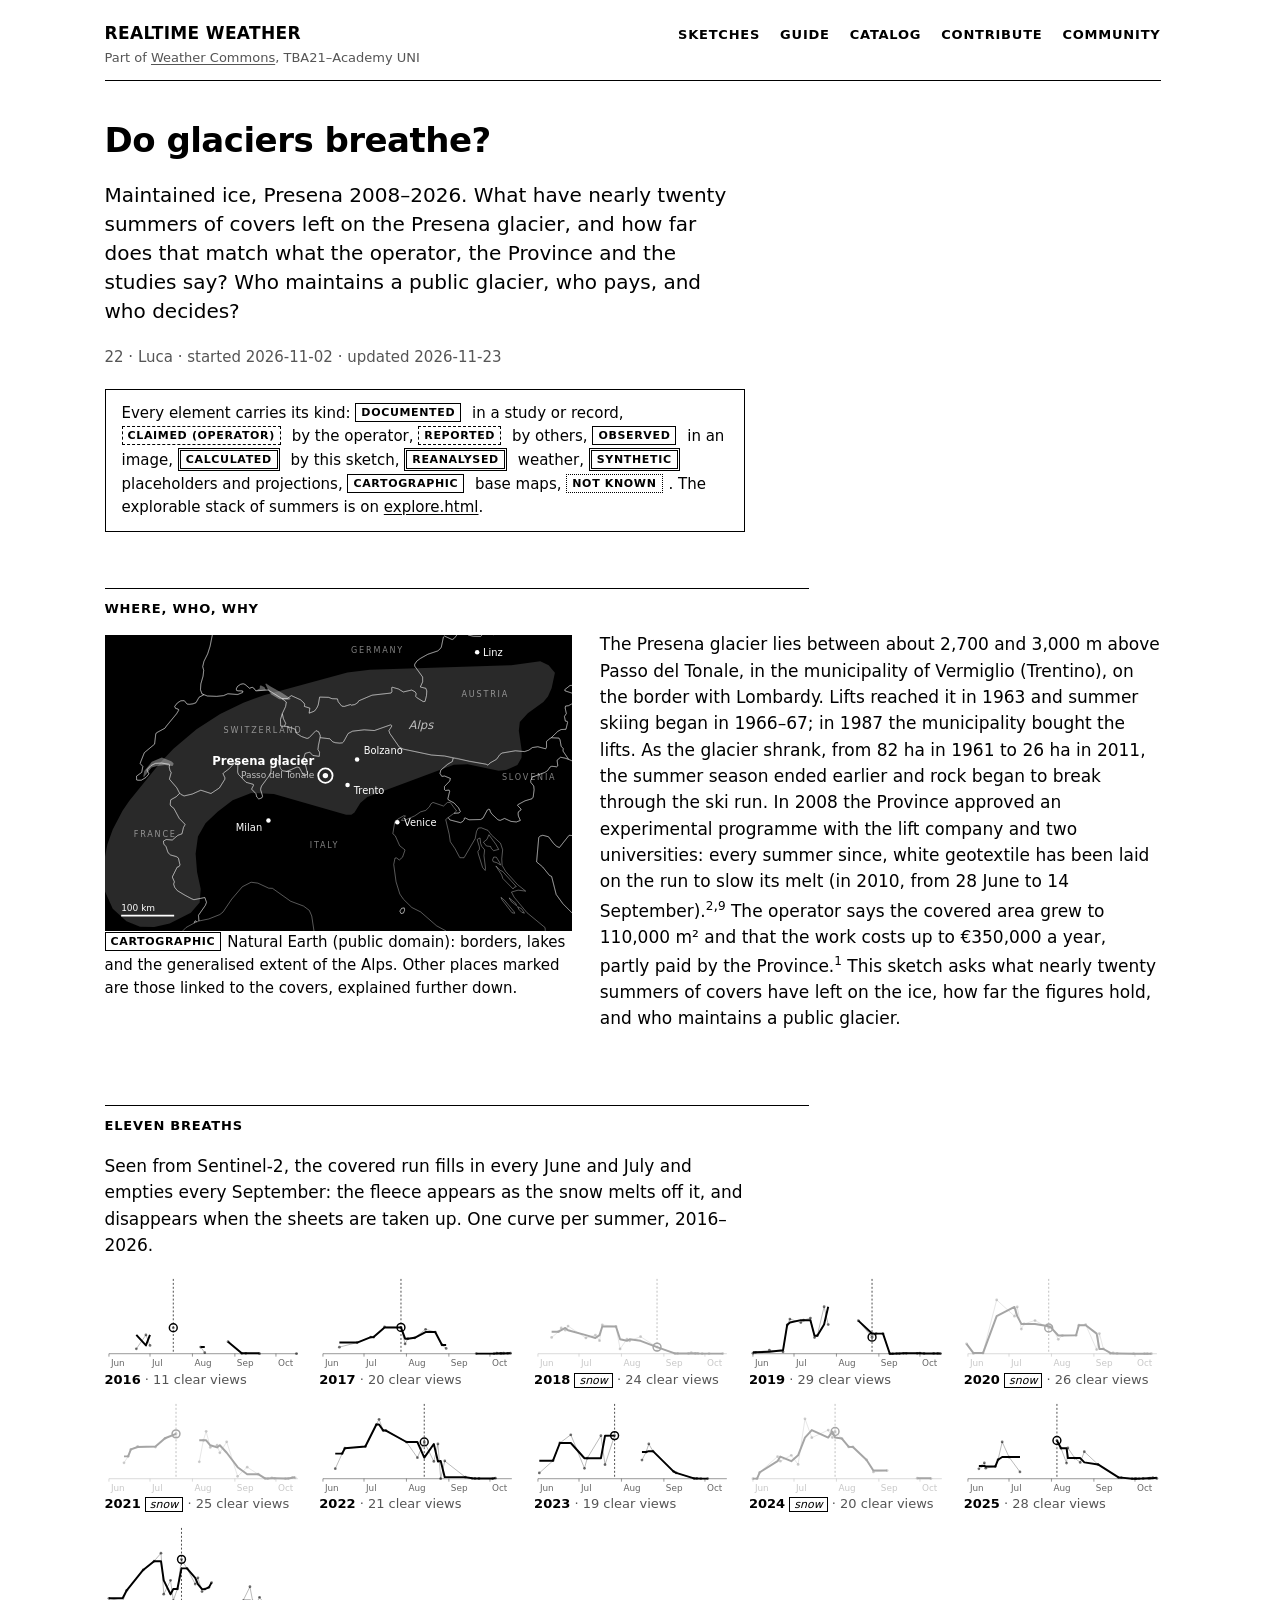
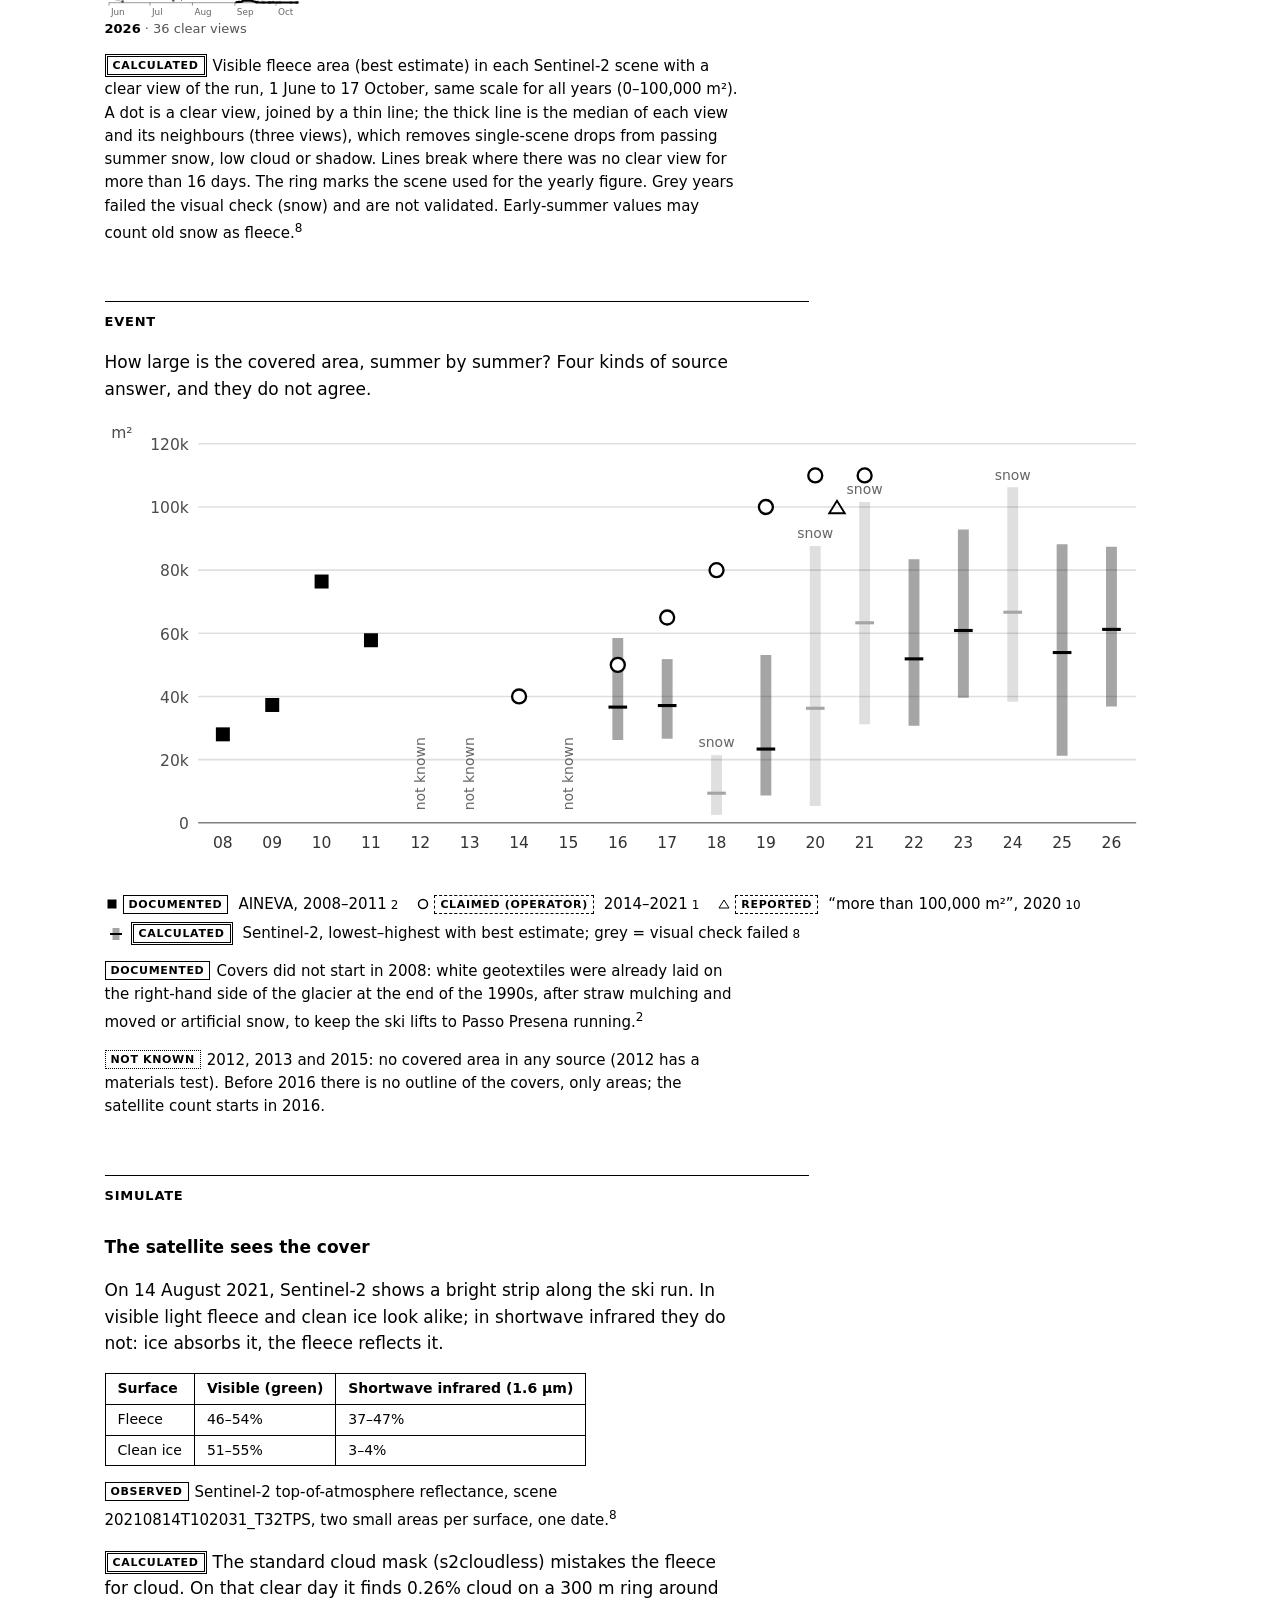
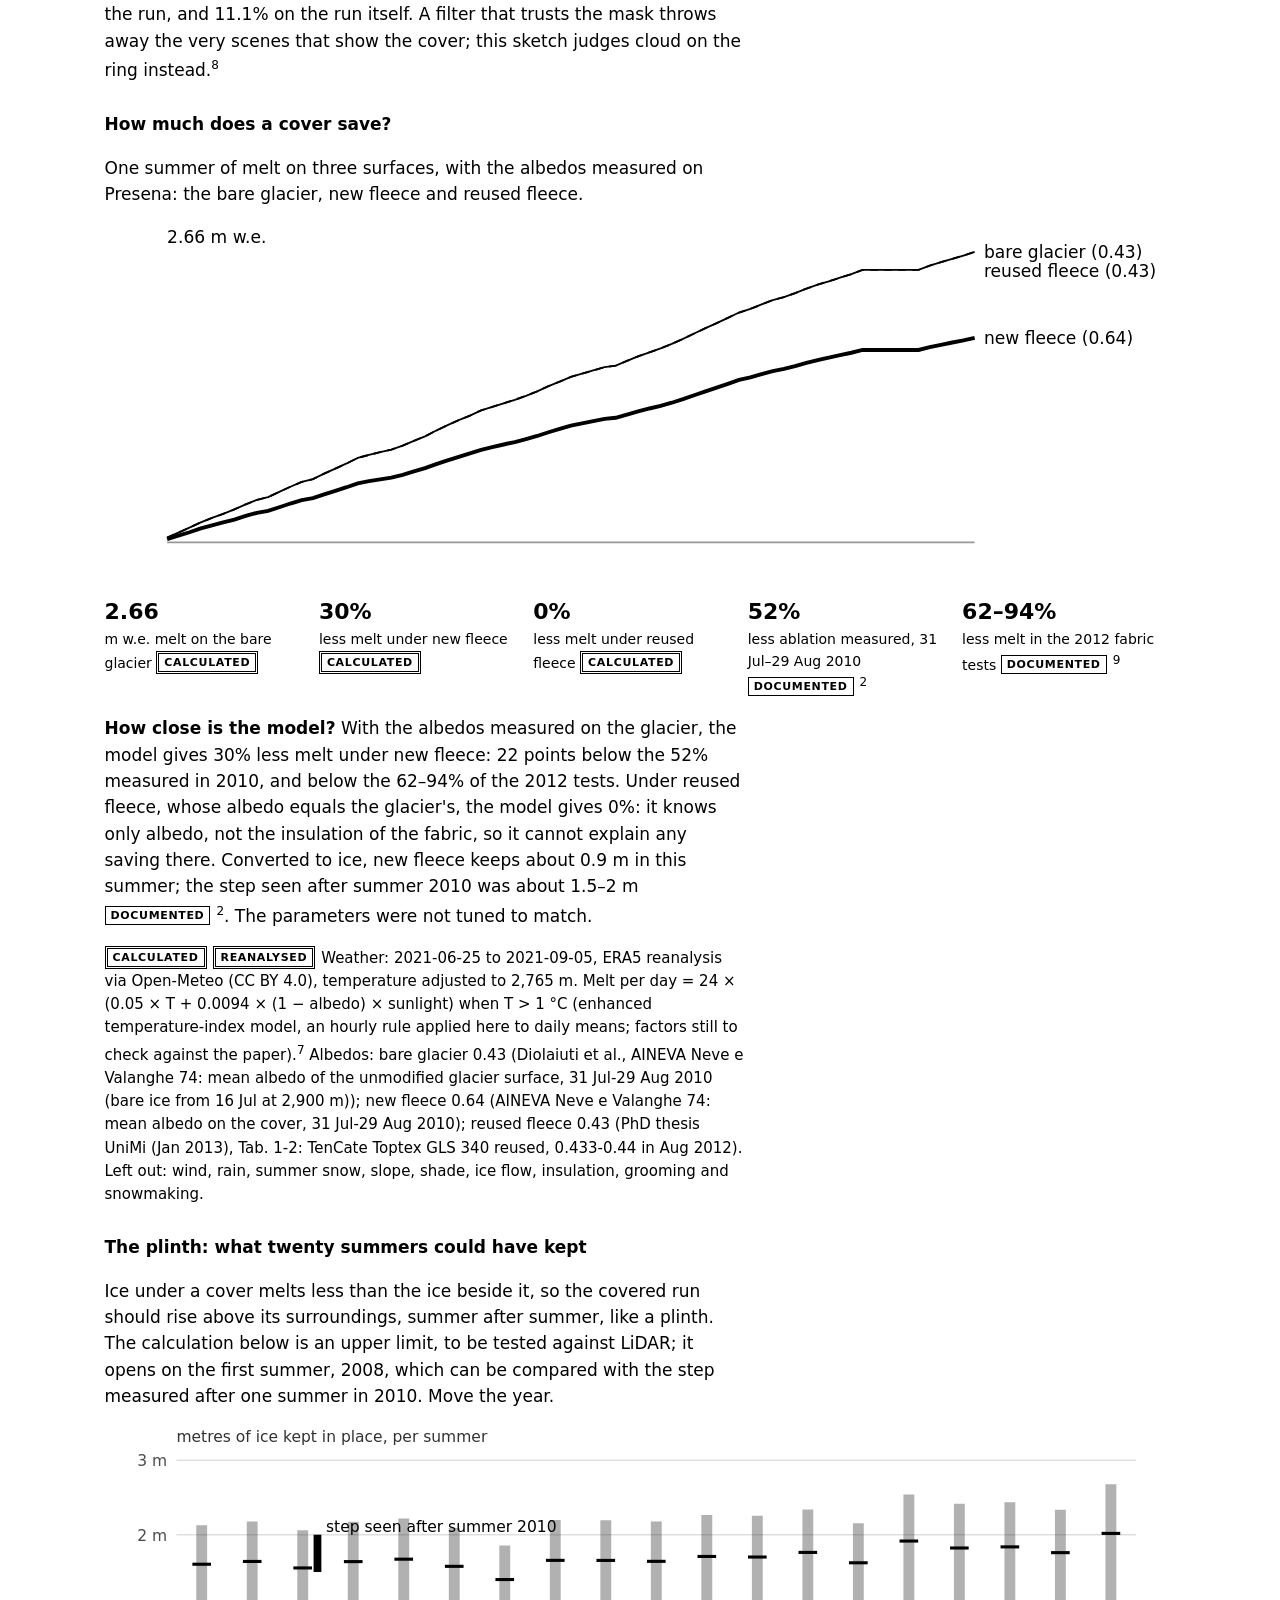
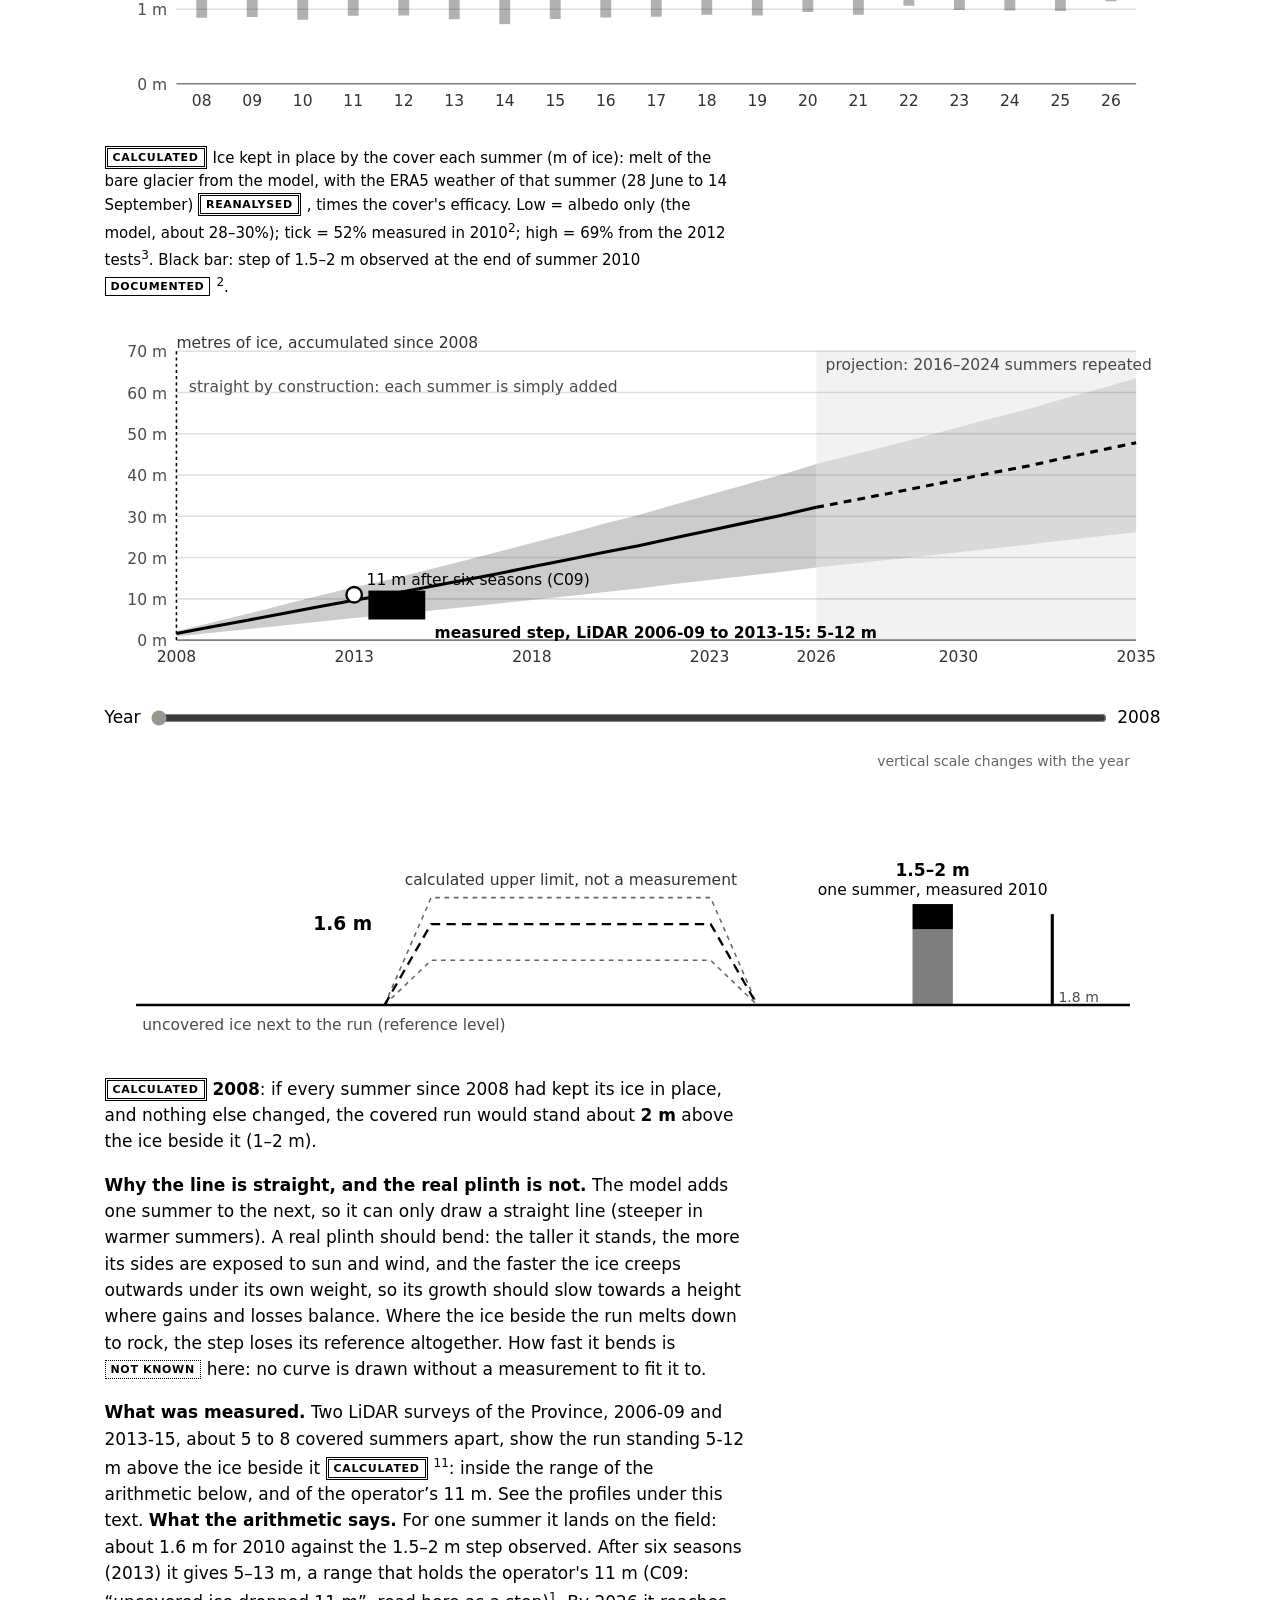
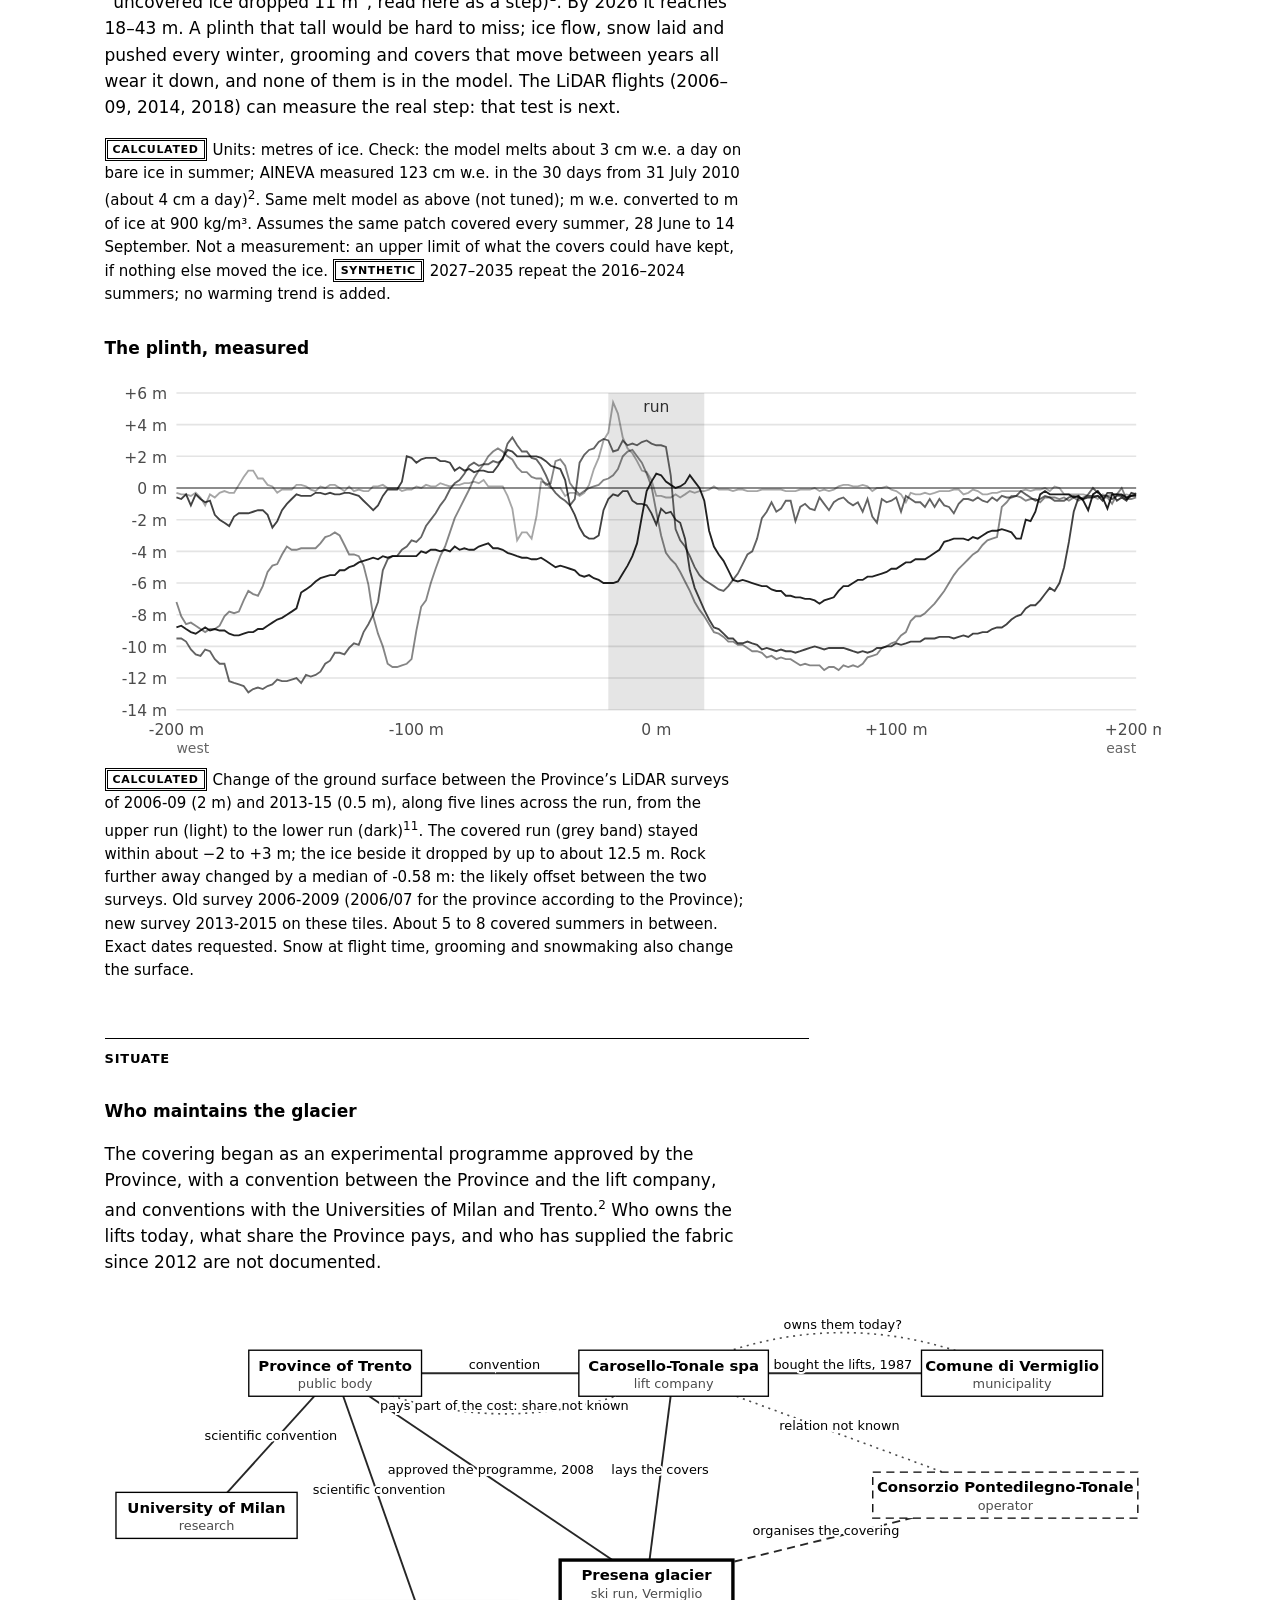
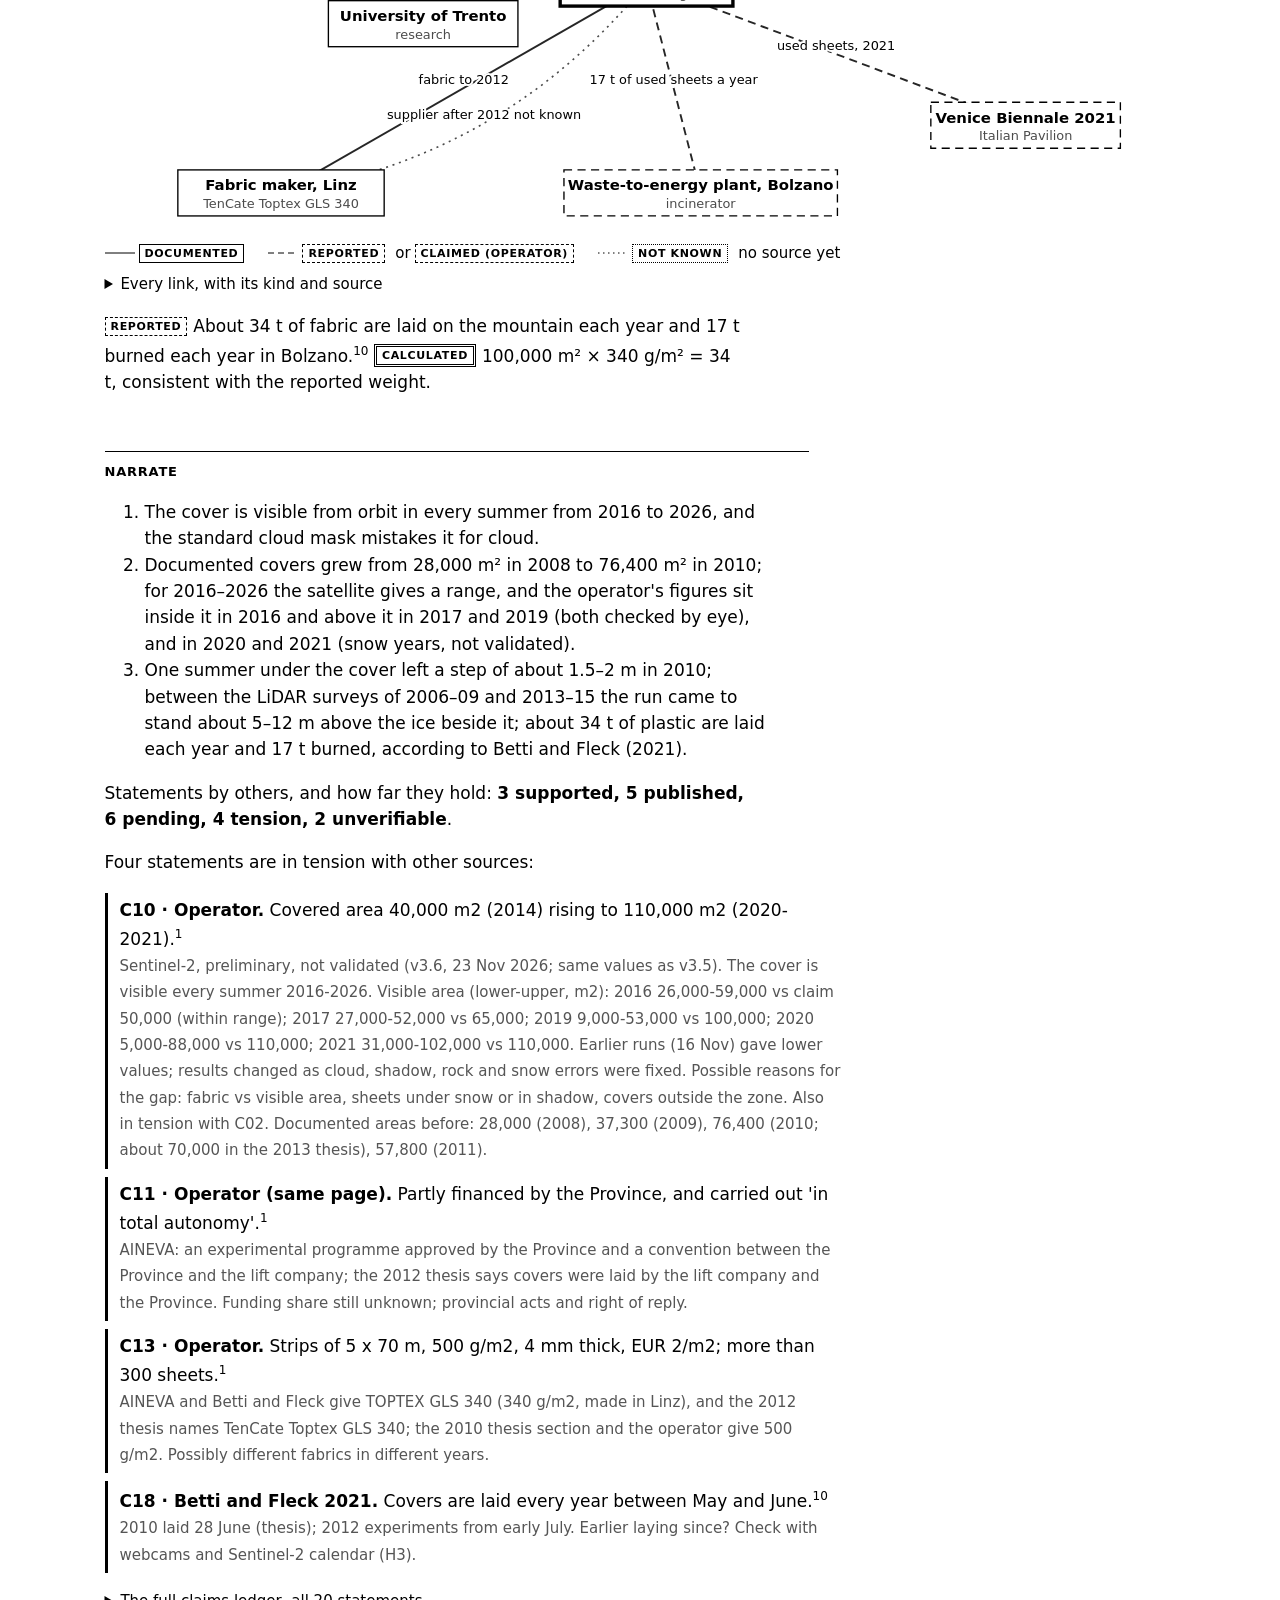
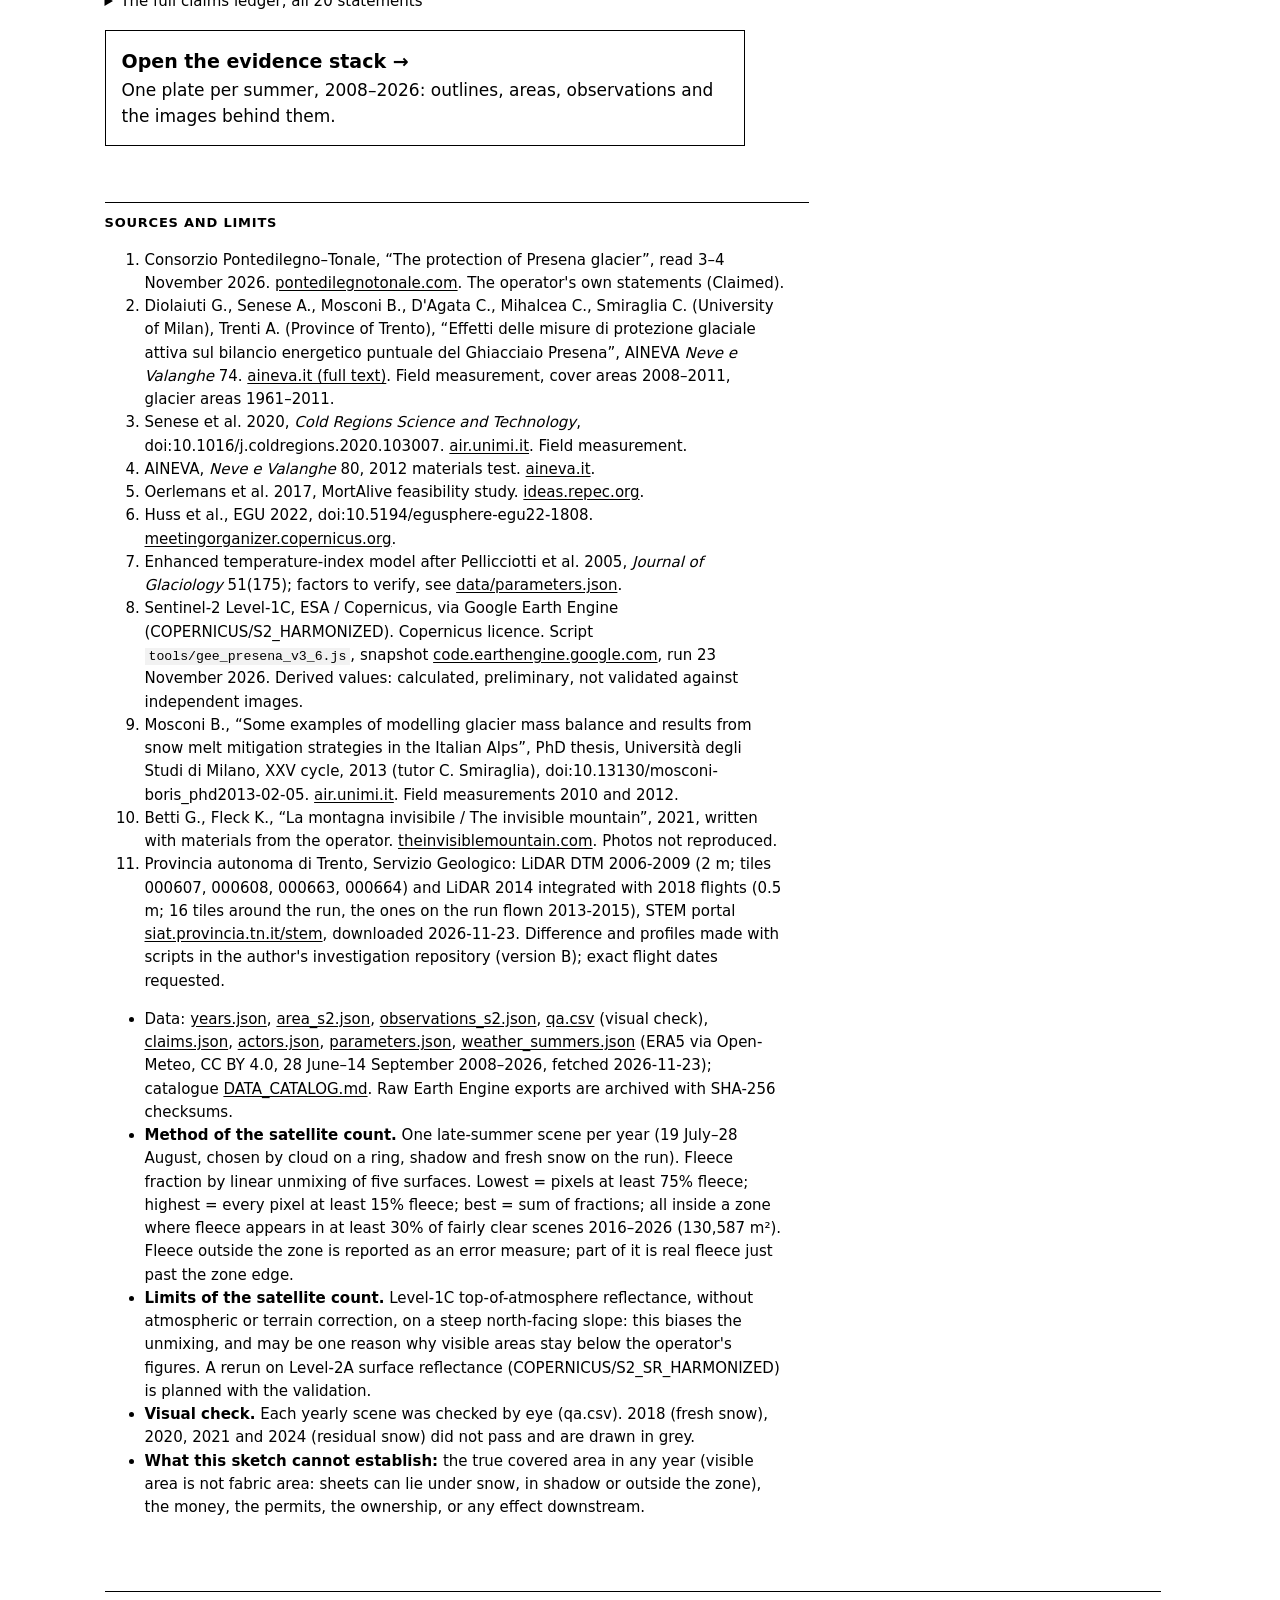
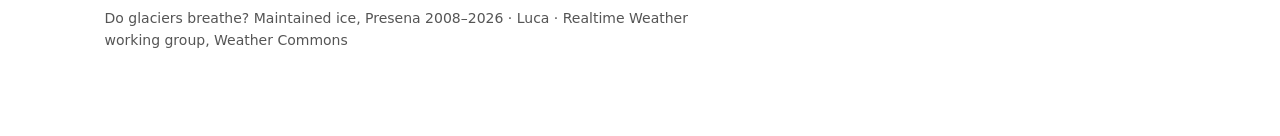
<file: sketches/22-maintained-ice-presena-2008-2026/index.html>
<!doctype html>
<html lang="en">
<head>
<meta charset="utf-8">
<meta name="viewport" content="width=device-width, initial-scale=1">
<title>22 · Do glaciers breathe? · Realtime Weather</title>
<meta name="description" content="Maintained ice, Presena 2008–2026. Every summer since 2008 white fleece is laid on the Presena glacier. What is documented, claimed, reported, observed and calculated about the covers, and what is not known.">
<!-- style.css is the shared Realtime Weather look, copied into this folder. views.css styles the shared views. -->
<link rel="stylesheet" href="style.css">
<link rel="stylesheet" href="views.css?v=2026-11-23c">
</head>
<body>
<main>
<header class="site-header">
  <div class="brand"><a class="wordmark" href="../">Realtime Weather</a><span class="tagline">Part of <a href="https://tba21.org/uni_weathercommons">Weather Commons</a>, TBA21–Academy UNI</span></div>
  <nav aria-label="Site">
    <a href="../">Sketches</a>
    <a href="../guide/">Guide</a>
    <a href="../catalog/">Catalog</a>
    <a href="https://github.com/RealtimeUrbanismLab/weather-commons/blob/main/CONTRIBUTING.md">Contribute</a>
    <a href="https://community.ocean-archive.org/spaces/25478985">Community</a>
  </nav>
</header>

<h1>Do glaciers breathe?</h1>
<p class="lede">Maintained ice, Presena 2008–2026. What have nearly twenty summers of covers left on the Presena glacier, and how far does that match what the operator, the Province and the studies say? Who maintains a public glacier, who pays, and who decides?</p>
<p class="muted small">22 · Luca · started 2026-11-02 · updated 2026-11-23</p>
<p class="note small">Every element carries its kind: <span class="tag">Documented</span> in a study or record, <span class="tag soft">Claimed (operator)</span> by the operator, <span class="tag soft">Reported</span> by others, <span class="tag">Observed</span> in an image, <span class="tag calc">Calculated</span> by this sketch, <span class="tag calc">Reanalysed</span> weather, <span class="tag calc">Synthetic</span> placeholders and projections, <span class="tag">Cartographic</span> base maps, <span class="tag dot">Not known</span>. The explorable stack of summers is on <a href="explore.html">explore.html</a>.</p>

<h2 id="where">Where, who, why</h2>
<div class="intro">
<figure><img src="img/map_alps.svg" alt="Map of the Alps, white on black, with the Presena glacier above Passo del Tonale, and Trento, Milan, Bolzano, Venice and Linz" width="520" height="329">
<figcaption class="small"><span class="tag">Cartographic</span>Natural Earth (public domain): borders, lakes and the generalised extent of the Alps. Other places marked are those linked to the covers, explained further down.</figcaption></figure>
<p>The Presena glacier lies between about 2,700 and 3,000 m above Passo del Tonale, in the municipality of Vermiglio (Trentino), on the border with Lombardy. Lifts reached it in 1963 and summer skiing began in 1966–67; in 1987 the municipality bought the lifts. As the glacier shrank, from 82 ha in 1961 to 26 ha in 2011, the summer season ended earlier and rock began to break through the ski run. In 2008 the Province approved an experimental programme with the lift company and two universities: every summer since, white geotextile has been laid on the run to slow its melt (in 2010, from 28 June to 14 September).<sup><a href="#s2">2</a></sup><sup>,</sup><sup><a href="#s9">9</a></sup> The operator says the covered area grew to 110,000 m² and that the work costs up to €350,000 a year, partly paid by the Province.<sup><a href="#s1">1</a></sup> This sketch asks what nearly twenty summers of covers have left on the ice, how far the figures hold, and who maintains a public glacier.</p>
</div>

<h2 id="breaths">Eleven breaths</h2>
<p>Seen from Sentinel-2, the covered run fills in every June and July and empties every September: the fleece appears as the snow melts off it, and disappears when the sheets are taken up. One curve per summer, 2016–2026.</p>
<div id="v-breaths" class="full"></div>

<!-- 1. Event -->
<h2 id="event">Event</h2>
<p>How large is the covered area, summer by summer? Four kinds of source answer, and they do not agree.</p>
<figure class="chart full" id="v-area"></figure>
<p class="small"><span class="tag">Documented</span>Covers did not start in 2008: white geotextiles were already laid on the right-hand side of the glacier at the end of the 1990s, after straw mulching and moved or artificial snow, to keep the ski lifts to Passo Presena running.<sup><a href="#s2">2</a></sup></p>
<p class="small"><span class="tag dot">Not known</span>2012, 2013 and 2015: no covered area in any source (2012 has a materials test). Before 2016 there is no outline of the covers, only areas; the satellite count starts in 2016.</p>

<!-- 2. Simulate -->
<h2 id="simulate">Simulate</h2>
<h3>The satellite sees the cover</h3>
<p>On 14 August 2021, Sentinel-2 shows a bright strip along the ski run. In visible light fleece and clean ice look alike; in shortwave infrared they do not: ice absorbs it, the fleece reflects it.</p>
<table class="ledger">
  <tr><th>Surface</th><th>Visible (green)</th><th>Shortwave infrared (1.6 µm)</th></tr>
  <tr><td>Fleece</td><td>46–54%</td><td>37–47%</td></tr>
  <tr><td>Clean ice</td><td>51–55%</td><td>3–4%</td></tr>
</table>
<p class="small"><span class="tag">Observed</span>Sentinel-2 top-of-atmosphere reflectance, scene 20210814T102031_T32TPS, two small areas per surface, one date.<sup><a href="#s8">8</a></sup></p>
<p><span class="tag calc">Calculated</span>The standard cloud mask (s2cloudless) mistakes the fleece for cloud. On that clear day it finds 0.26% cloud on a 300 m ring around the run, and 11.1% on the run itself. A filter that trusts the mask throws away the very scenes that show the cover; this sketch judges cloud on the ring instead.<sup><a href="#s8">8</a></sup></p>

<h3>How much does a cover save?</h3>
<p>One summer of melt on three surfaces, with the albedos measured on Presena: the bare glacier, new fleece and reused fleece.</p>
<div id="v-model" class="full"></div>

<h3>The plinth: what twenty summers could have kept</h3>
<p>Ice under a cover melts less than the ice beside it, so the covered run should rise above its surroundings, summer after summer, like a plinth. The calculation below is an upper limit, to be tested against LiDAR; it opens on the first summer, 2008, which can be compared with the step measured after one summer in 2010. Move the year.</p>
<div id="v-plinth" class="full"></div>
<h3>The plinth, measured</h3>
<div id="v-lidar" class="full"></div>

<!-- 3. Situate -->
<h2 id="situate">Situate</h2>
<h3>Who maintains the glacier</h3>
<p>The covering began as an experimental programme approved by the Province, with a convention between the Province and the lift company, and conventions with the Universities of Milan and Trento.<sup><a href="#s2">2</a></sup> Who owns the lifts today, what share the Province pays, and who has supplied the fabric since 2012 are not documented.</p>
<figure class="chart full" id="v-actors"></figure>
<p><span class="tag soft">Reported</span>About 34 t of fabric are laid on the mountain each year and 17 t burned each year in Bolzano.<sup><a href="#s10">10</a></sup> <span class="tag calc">Calculated</span>100,000 m² × 340 g/m² = 34 t, consistent with the reported weight.</p>

<!-- 4. Narrate -->
<h2 id="narrate">Narrate</h2>
<ol>
  <li>The cover is visible from orbit in every summer from 2016 to 2026, and the standard cloud mask mistakes it for cloud.</li>
  <li>Documented covers grew from 28,000 m² in 2008 to 76,400 m² in 2010; for 2016–2026 the satellite gives a range, and the operator's figures sit inside it in 2016 and above it in 2017 and 2019 (both checked by eye), and in 2020 and 2021 (snow years, not validated).</li>
  <li>One summer under the cover left a step of about 1.5–2 m in 2010; between the LiDAR surveys of 2006–09 and 2013–15 the run came to stand about 5–12 m above the ice beside it; about 34 t of plastic are laid each year and 17 t burned, according to Betti and Fleck (2021).</li>
</ol>
<p>Statements by others, and how far they hold: <b id="v-counts">…</b>.</p>
<p>Four statements are in tension with other sources:</p>
<div id="v-tension" class="full"></div>
<details class="small"><summary>The full claims ledger, all 20 statements</summary><div id="v-ledger"></div></details>
<p><a class="primary" href="explore.html"><strong>Open the evidence stack →</strong>One plate per summer, 2008–2026: outlines, areas, observations and the images behind them.</a></p>

<h2 id="sources">Sources and limits</h2>
<ol class="small">
  <li id="s1">Consorzio Pontedilegno–Tonale, “The protection of Presena glacier”, read 3–4 November 2026. <a href="https://pontedilegnotonale.com/en/pontedilegno-tonale-what-to-see/the-protection-of-presena-glacier">pontedilegnotonale.com</a>. The operator's own statements (Claimed).</li>
  <li id="s2">Diolaiuti G., Senese A., Mosconi B., D'Agata C., Mihalcea C., Smiraglia C. (University of Milan), Trenti A. (Province of Trento), “Effetti delle misure di protezione glaciale attiva sul bilancio energetico puntuale del Ghiacciaio Presena”, AINEVA <i>Neve e Valanghe</i> 74. <a href="https://aineva.it/wp-content/uploads/Pubblicazioni/Rivista74/nv74_6.pdf">aineva.it (full text)</a>. Field measurement, cover areas 2008–2011, glacier areas 1961–2011.</li>
  <li id="s3">Senese et al. 2020, <i>Cold Regions Science and Technology</i>, doi:10.1016/j.coldregions.2020.103007. <a href="https://air.unimi.it/handle/2434/715669">air.unimi.it</a>. Field measurement.</li>
  <li id="s4">AINEVA, <i>Neve e Valanghe</i> 80, 2012 materials test. <a href="https://aineva.it/wp-content/uploads/Pubblicazioni/Rivista80/nv80_rivista-9.pdf">aineva.it</a>.</li>
  <li id="s5">Oerlemans et al. 2017, MortAlive feasibility study. <a href="https://ideas.repec.org/a/spr/climat/v145y2017i1d10.1007_s10584-017-2102-1.html">ideas.repec.org</a>.</li>
  <li id="s6">Huss et al., EGU 2022, doi:10.5194/egusphere-egu22-1808. <a href="https://meetingorganizer.copernicus.org/EGU22/EGU22-1808.html">meetingorganizer.copernicus.org</a>.</li>
  <li id="s7">Enhanced temperature-index model after Pellicciotti et al. 2005, <i>Journal of Glaciology</i> 51(175); factors to verify, see <a href="data/parameters.json">data/parameters.json</a>.</li>
  <li id="s8">Sentinel-2 Level-1C, ESA / Copernicus, via Google Earth Engine (COPERNICUS/S2_HARMONIZED). Copernicus licence. Script <code>tools/gee_presena_v3_6.js</code>, snapshot <a href="https://code.earthengine.google.com/f8e14116f7fcb7becc513334a3ccfc29">code.earthengine.google.com</a>, run 23 November 2026. Derived values: calculated, preliminary, not validated against independent images.</li>
  <li id="s9">Mosconi B., “Some examples of modelling glacier mass balance and results from snow melt mitigation strategies in the Italian Alps”, PhD thesis, Università degli Studi di Milano, XXV cycle, 2013 (tutor C. Smiraglia), doi:10.13130/mosconi-boris_phd2013-02-05. <a href="https://air.unimi.it/handle/2434/216123">air.unimi.it</a>. Field measurements 2010 and 2012.</li>
  <li id="s10">Betti G., Fleck K., “La montagna invisibile / The invisible mountain”, 2021, written with materials from the operator. <a href="https://www.theinvisiblemountain.com">theinvisiblemountain.com</a>. Photos not reproduced.</li>
  <li id="s11">Provincia autonoma di Trento, Servizio Geologico: LiDAR DTM 2006-2009 (2 m; tiles 000607, 000608, 000663, 000664) and LiDAR 2014 integrated with 2018 flights (0.5 m; 16 tiles around the run, the ones on the run flown 2013-2015), STEM portal <a href="https://siat.provincia.tn.it/stem/">siat.provincia.tn.it/stem</a>, downloaded 2026-11-23. Difference and profiles made with scripts in the author's investigation repository (version B); exact flight dates requested.</li>
</ol>
<ul class="small">
  <li>Data: <a href="data/years.json">years.json</a>, <a href="data/area_s2.json">area_s2.json</a>, <a href="data/observations_s2.json">observations_s2.json</a>, <a href="data/qa.csv">qa.csv</a> (visual check), <a href="data/claims.json">claims.json</a>, <a href="data/actors.json">actors.json</a>, <a href="data/parameters.json">parameters.json</a>, <a href="data/weather_summers.json">weather_summers.json</a> (ERA5 via Open-Meteo, CC BY 4.0, 28 June–14 September 2008–2026, fetched 2026-11-23); catalogue <a href="data/DATA_CATALOG.md">DATA_CATALOG.md</a>. Raw Earth Engine exports are archived with SHA-256 checksums.</li>
  <li><b>Method of the satellite count.</b> One late-summer scene per year (19 July–28 August, chosen by cloud on a ring, shadow and fresh snow on the run). Fleece fraction by linear unmixing of five surfaces. Lowest = pixels at least 75% fleece; highest = every pixel at least 15% fleece; best = sum of fractions; all inside a zone where fleece appears in at least 30% of fairly clear scenes 2016–2026 (130,587 m²). Fleece outside the zone is reported as an error measure; part of it is real fleece just past the zone edge.</li>
  <li><b>Limits of the satellite count.</b> Level-1C top-of-atmosphere reflectance, without atmospheric or terrain correction, on a steep north-facing slope: this biases the unmixing, and may be one reason why visible areas stay below the operator's figures. A rerun on Level-2A surface reflectance (COPERNICUS/S2_SR_HARMONIZED) is planned with the validation.</li>
  <li><b>Visual check.</b> Each yearly scene was checked by eye (qa.csv). 2018 (fresh snow), 2020, 2021 and 2024 (residual snow) did not pass and are drawn in grey.</li>
  <li><b>What this sketch cannot establish:</b> the true covered area in any year (visible area is not fabric area: sheets can lie under snow, in shadow or outside the zone), the money, the permits, the ownership, or any effect downstream.</li>
</ul>

<footer class="site-footer">
  <p>Do glaciers breathe? Maintained ice, Presena 2008–2026 · Luca · Realtime Weather working group, Weather Commons</p>
</footer>
</main>
<script src="views.js?v=2026-11-23c"></script>
<script>
V22.load().then(function (D) {
  V22.breaths(document.getElementById("v-breaths"), D);
  V22.areaChart(document.getElementById("v-area"), D);
  V22.model(document.getElementById("v-model"), D);
  V22.plinth(document.getElementById("v-plinth"), D);
  if (V22.lidar) V22.lidar(document.getElementById("v-lidar"), D);
  V22.actors(document.getElementById("v-actors"), D);
  document.getElementById("v-counts").textContent = V22.counts(D);
  V22.tension(document.getElementById("v-tension"), D);
  V22.ledger(document.getElementById("v-ledger"), D);
}).catch(function (e) { document.querySelector("main").insertAdjacentHTML("beforeend", "<p><b>Data could not be loaded:</b> " + e.message + ". Open the page through a web server.</p>"); });
</script>
</body>
</html>
</file>
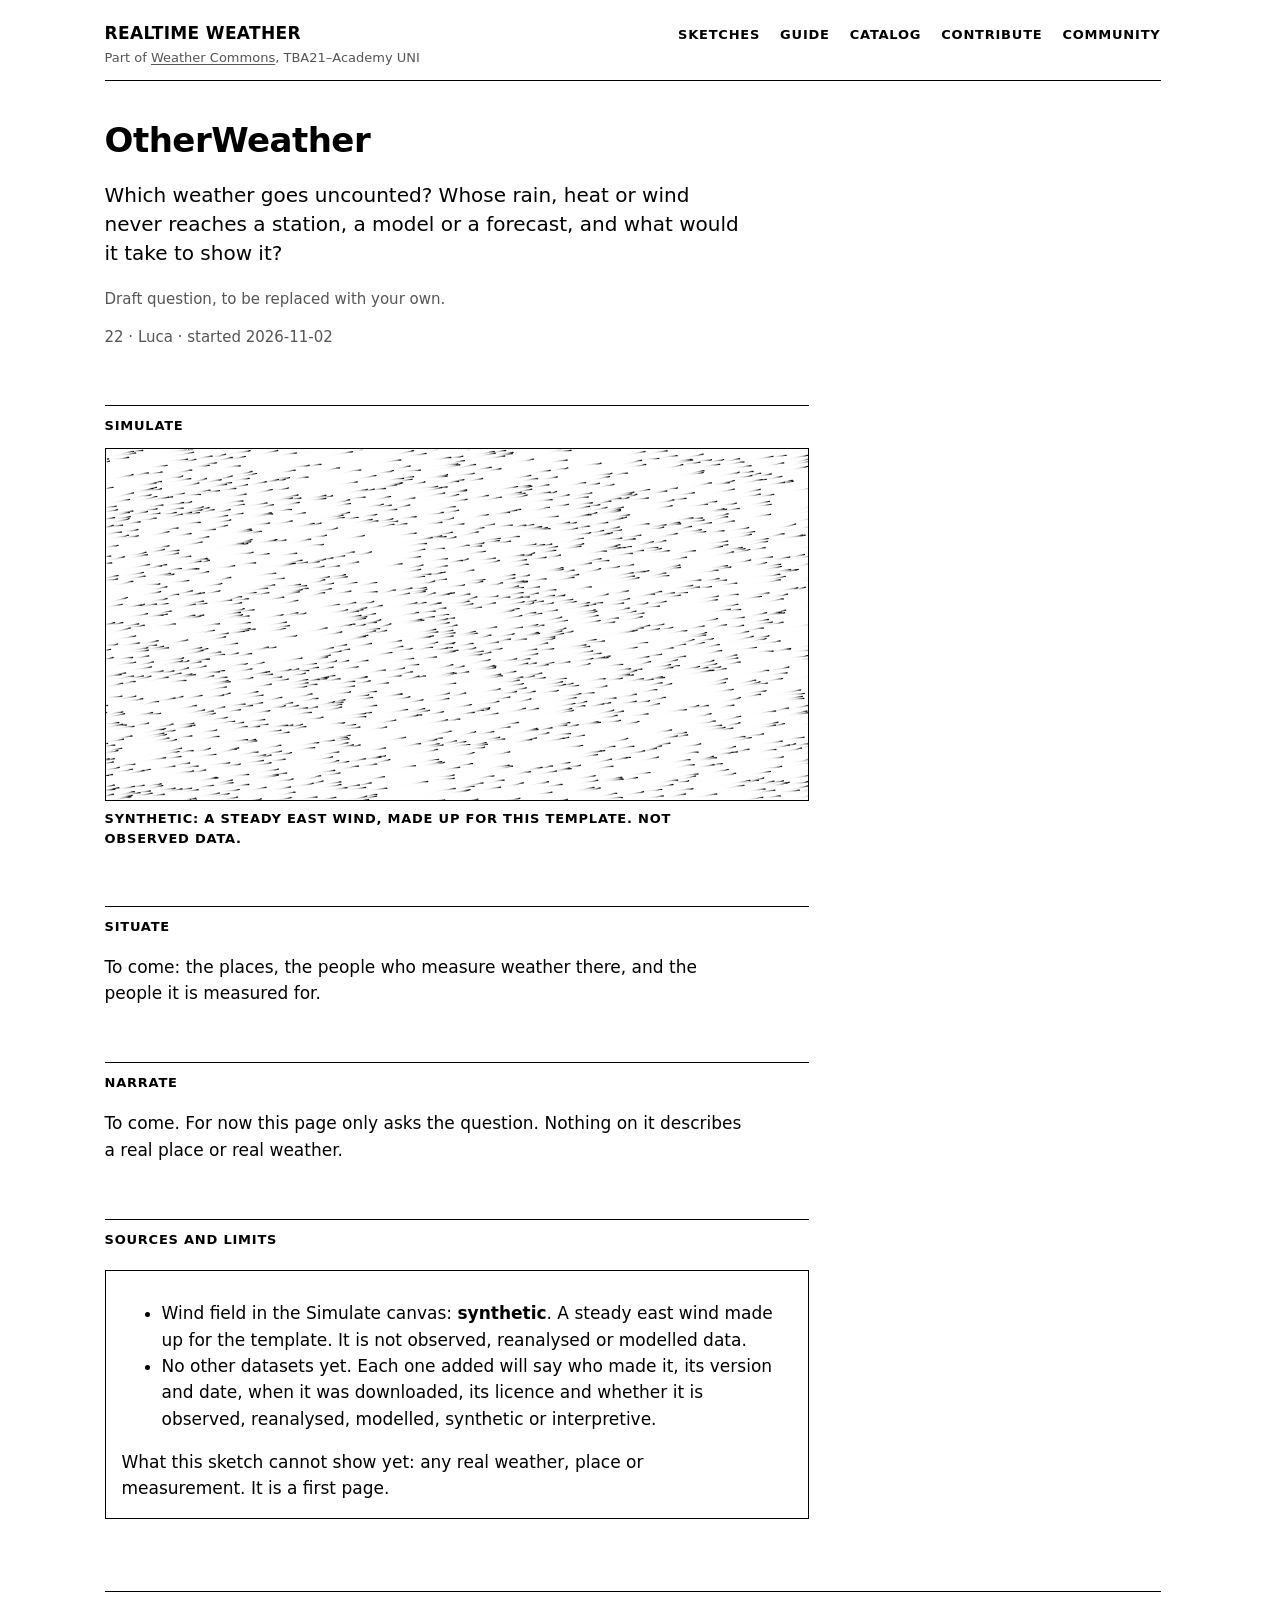
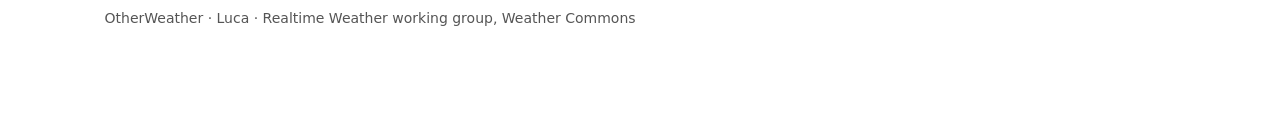
<file: sketches/22-otherweather/index.html>
<!doctype html>
<html lang="en">
<head>
<meta charset="utf-8">
<meta name="viewport" content="width=device-width, initial-scale=1">
<title>22 · OtherWeather · Realtime Weather</title>
<!-- style.css is the shared Realtime Weather look, copied into this folder. Add your own styles below it. -->
<link rel="stylesheet" href="style.css">
</head>
<body>
<main>
<header class="site-header">
  <div class="brand"><a class="wordmark" href="../">Realtime Weather</a><span class="tagline">Part of <a href="https://tba21.org/uni_weathercommons">Weather Commons</a>, TBA21–Academy UNI</span></div>
  <nav aria-label="Site">
    <a href="../">Sketches</a>
    <a href="../guide/">Guide</a>
    <a href="../catalog/">Catalog</a>
    <a href="https://github.com/RealtimeUrbanismLab/weather-commons/blob/main/CONTRIBUTING.md">Contribute</a>
    <a href="https://community.ocean-archive.org/spaces/25478985">Community</a>
  </nav>
</header>

<h1>OtherWeather</h1>

<!-- 1. Event: what are you looking at, and what do you want to find out? -->
<p class="lede">Which weather goes uncounted? Whose rain, heat or wind never reaches a station, a model or a forecast, and what would it take to show it?</p>
<p class="muted small">Draft question, to be replaced with your own.</p>
<p class="muted small">22 · Luca · started 2026-11-02</p>

<!-- 2. Simulate: a first model. This placeholder shows dots drifting in one steady wind. -->
<h2>Simulate</h2>
<canvas id="view" width="1200" height="600"></canvas>
<p class="label">Synthetic: a steady east wind, made up for this template. Not observed data.</p>

<!-- 3. Situate: where, when, who. Add a map, places, institutions, dates. -->
<h2>Situate</h2>
<p>To come: the places, the people who measure weather there, and the people it is measured for.</p>

<!-- 4. Narrate: the story in a few sentences, and what the model cannot show. -->
<h2>Narrate</h2>
<p>To come. For now this page only asks the question. Nothing on it describes a real place or real weather.</p>

<h2>Sources and limits</h2>
<div class="note">
<ul>
  <li>Wind field in the Simulate canvas: <strong>synthetic</strong>. A steady east wind made up for the template. It is not observed, reanalysed or modelled data.</li>
  <li>No other datasets yet. Each one added will say who made it, its version and date, when it was downloaded, its licence and whether it is observed, reanalysed, modelled, synthetic or interpretive.</li>
</ul>
<p>What this sketch cannot show yet: any real weather, place or measurement. It is a first page.</p>
</div>

<footer class="site-footer">
  <p>OtherWeather · Luca · Realtime Weather working group, Weather Commons</p>
</footer>
</main>
<script>
  // A tiny simulation: dots carried by a steady wind, with a little random spread.
  // Replace it with your own model. Load your own files with relative paths, e.g. fetch('data/my-file.json').
  const canvas = document.getElementById('view');
  const ctx = canvas.getContext('2d');
  const ink = getComputedStyle(document.body).color;           // black, or white in dark mode
  const paper = getComputedStyle(document.body).backgroundColor;
  const wind = { east: 1.2, north: 0.2 }; // pixels per frame (synthetic)
  const spread = 0.6;                      // random wobble per frame
  const dots = Array.from({ length: 1500 }, () => ({ x: Math.random() * canvas.width, y: Math.random() * canvas.height }));

  function step() {
    ctx.globalAlpha = 0.15;                // fade old positions into trails
    ctx.fillStyle = paper;
    ctx.fillRect(0, 0, canvas.width, canvas.height);
    ctx.globalAlpha = 1;
    ctx.fillStyle = ink;
    for (const d of dots) {
      d.x = (d.x + wind.east + (Math.random() - 0.5) * spread + canvas.width) % canvas.width;
      d.y = (d.y - wind.north + (Math.random() - 0.5) * spread + canvas.height) % canvas.height;
      ctx.fillRect(d.x, d.y, 2, 2);
    }
    requestAnimationFrame(step);
  }
  step();
</script>
</body>
</html>
</file>
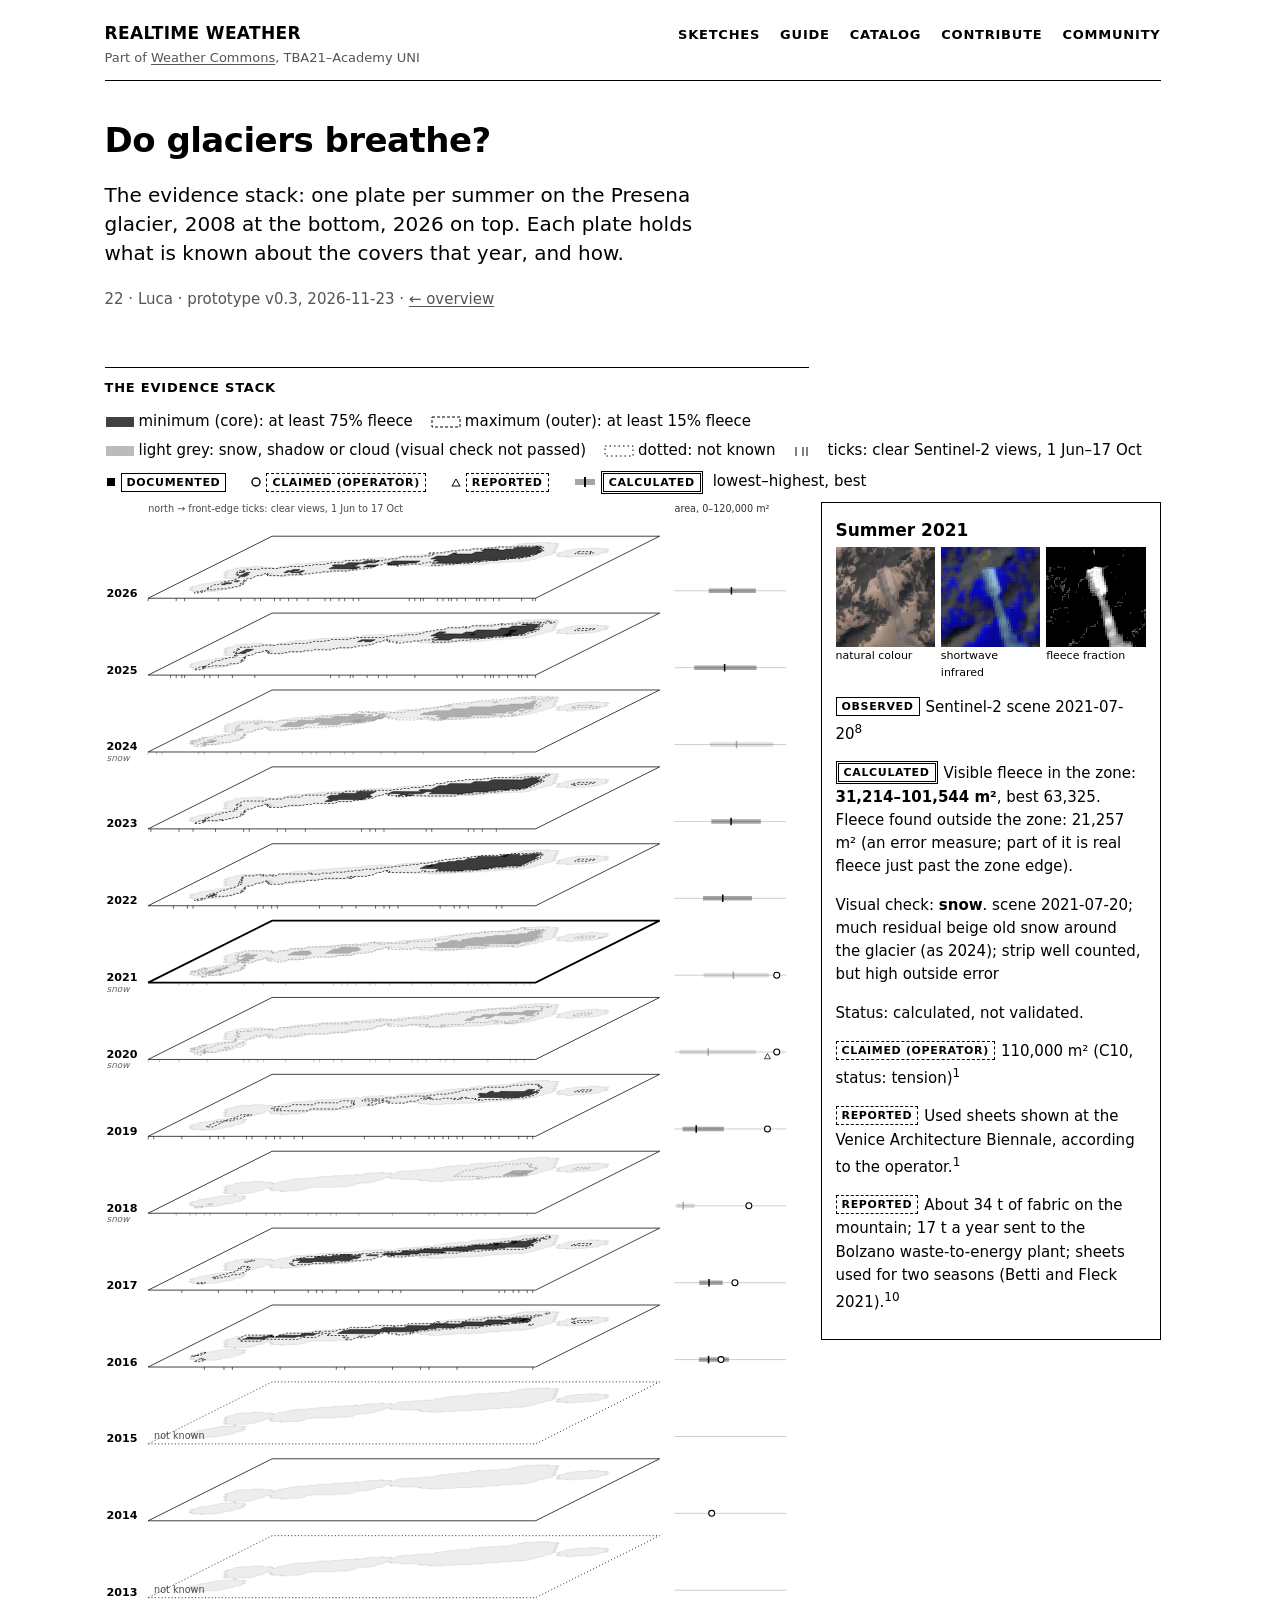
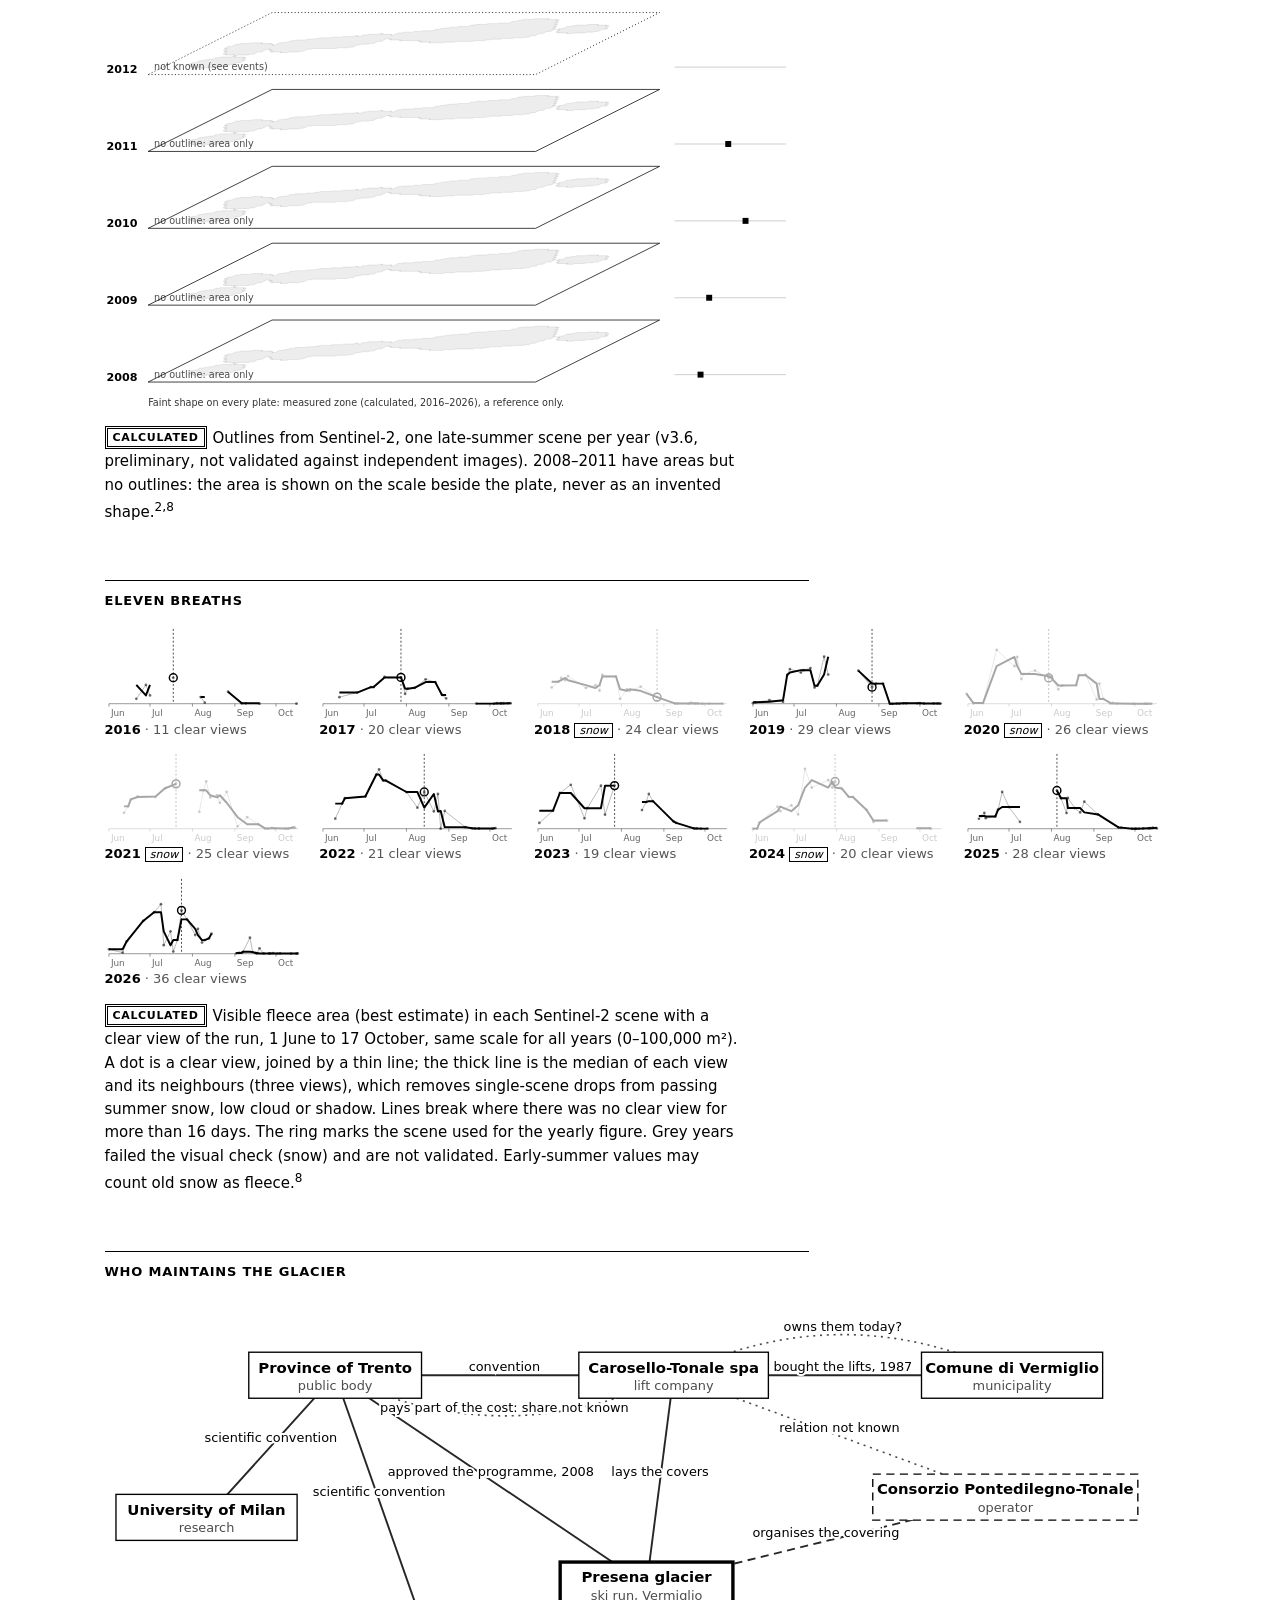
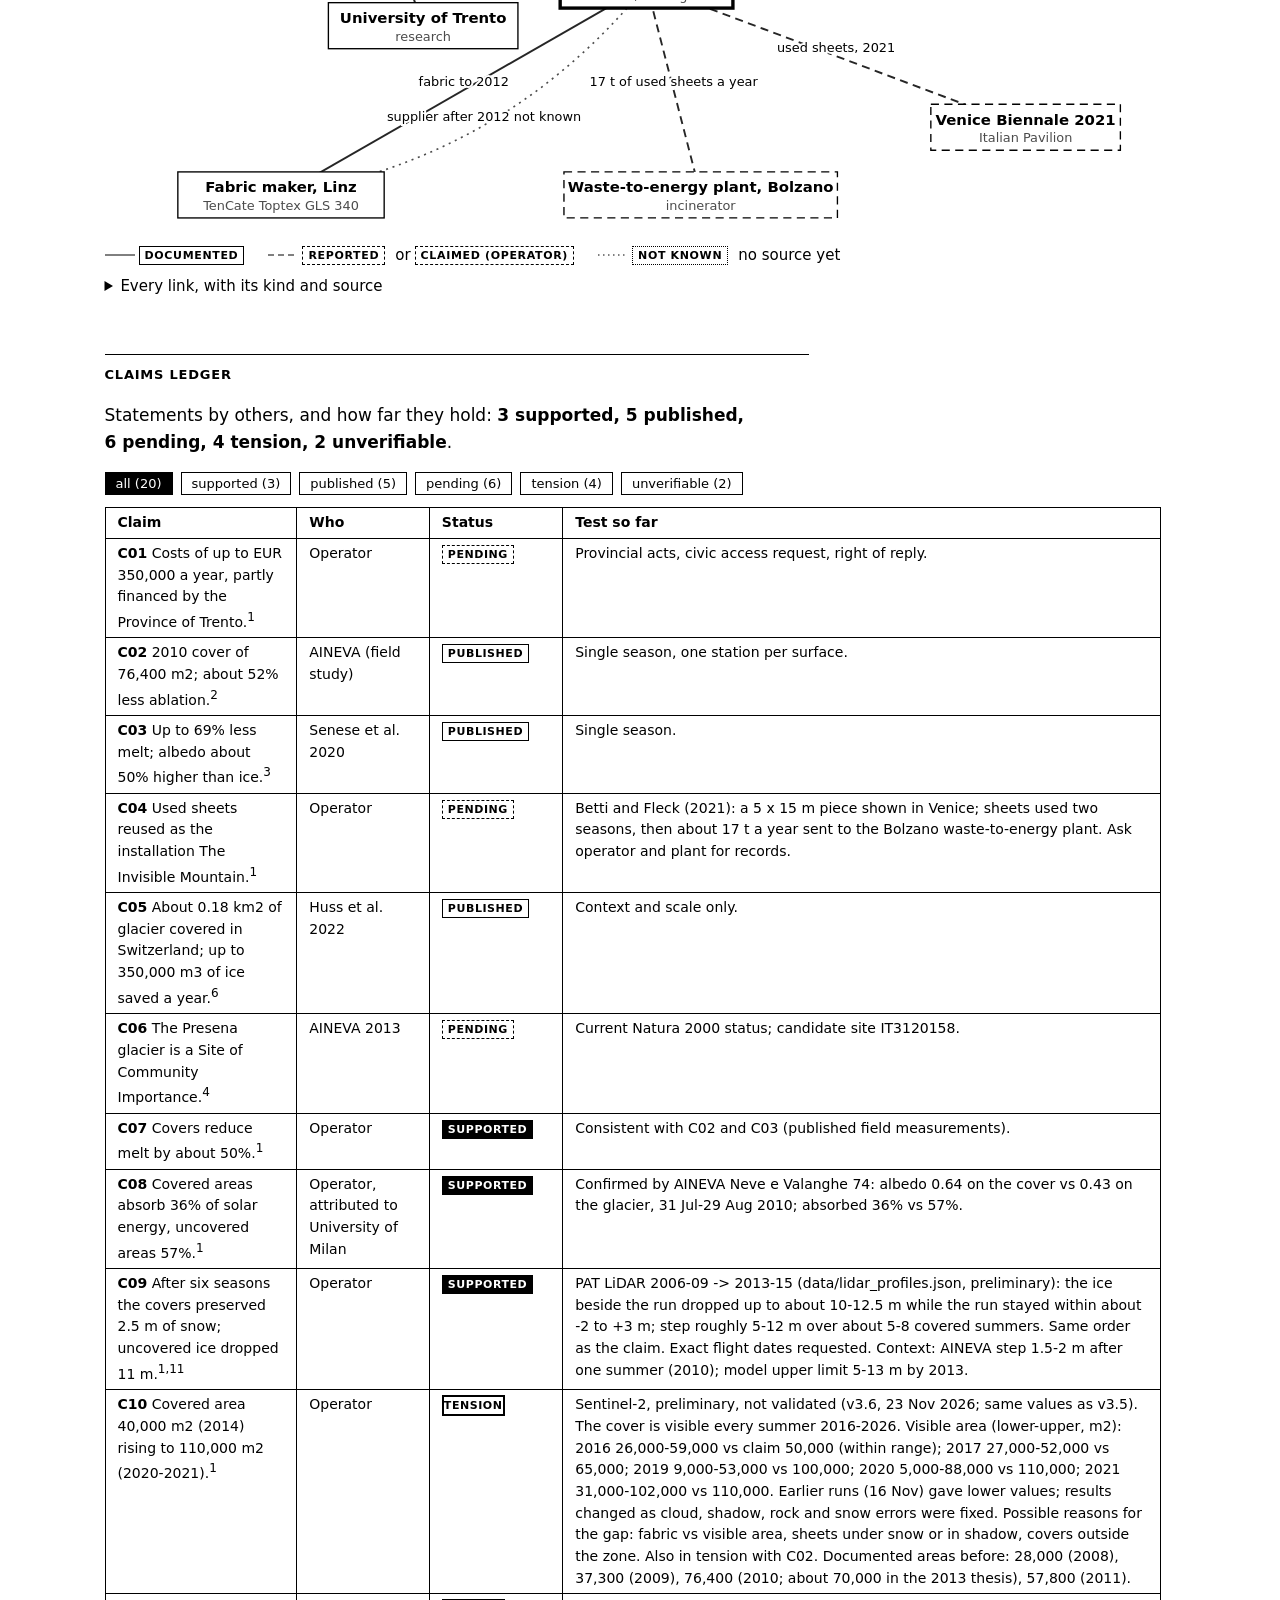
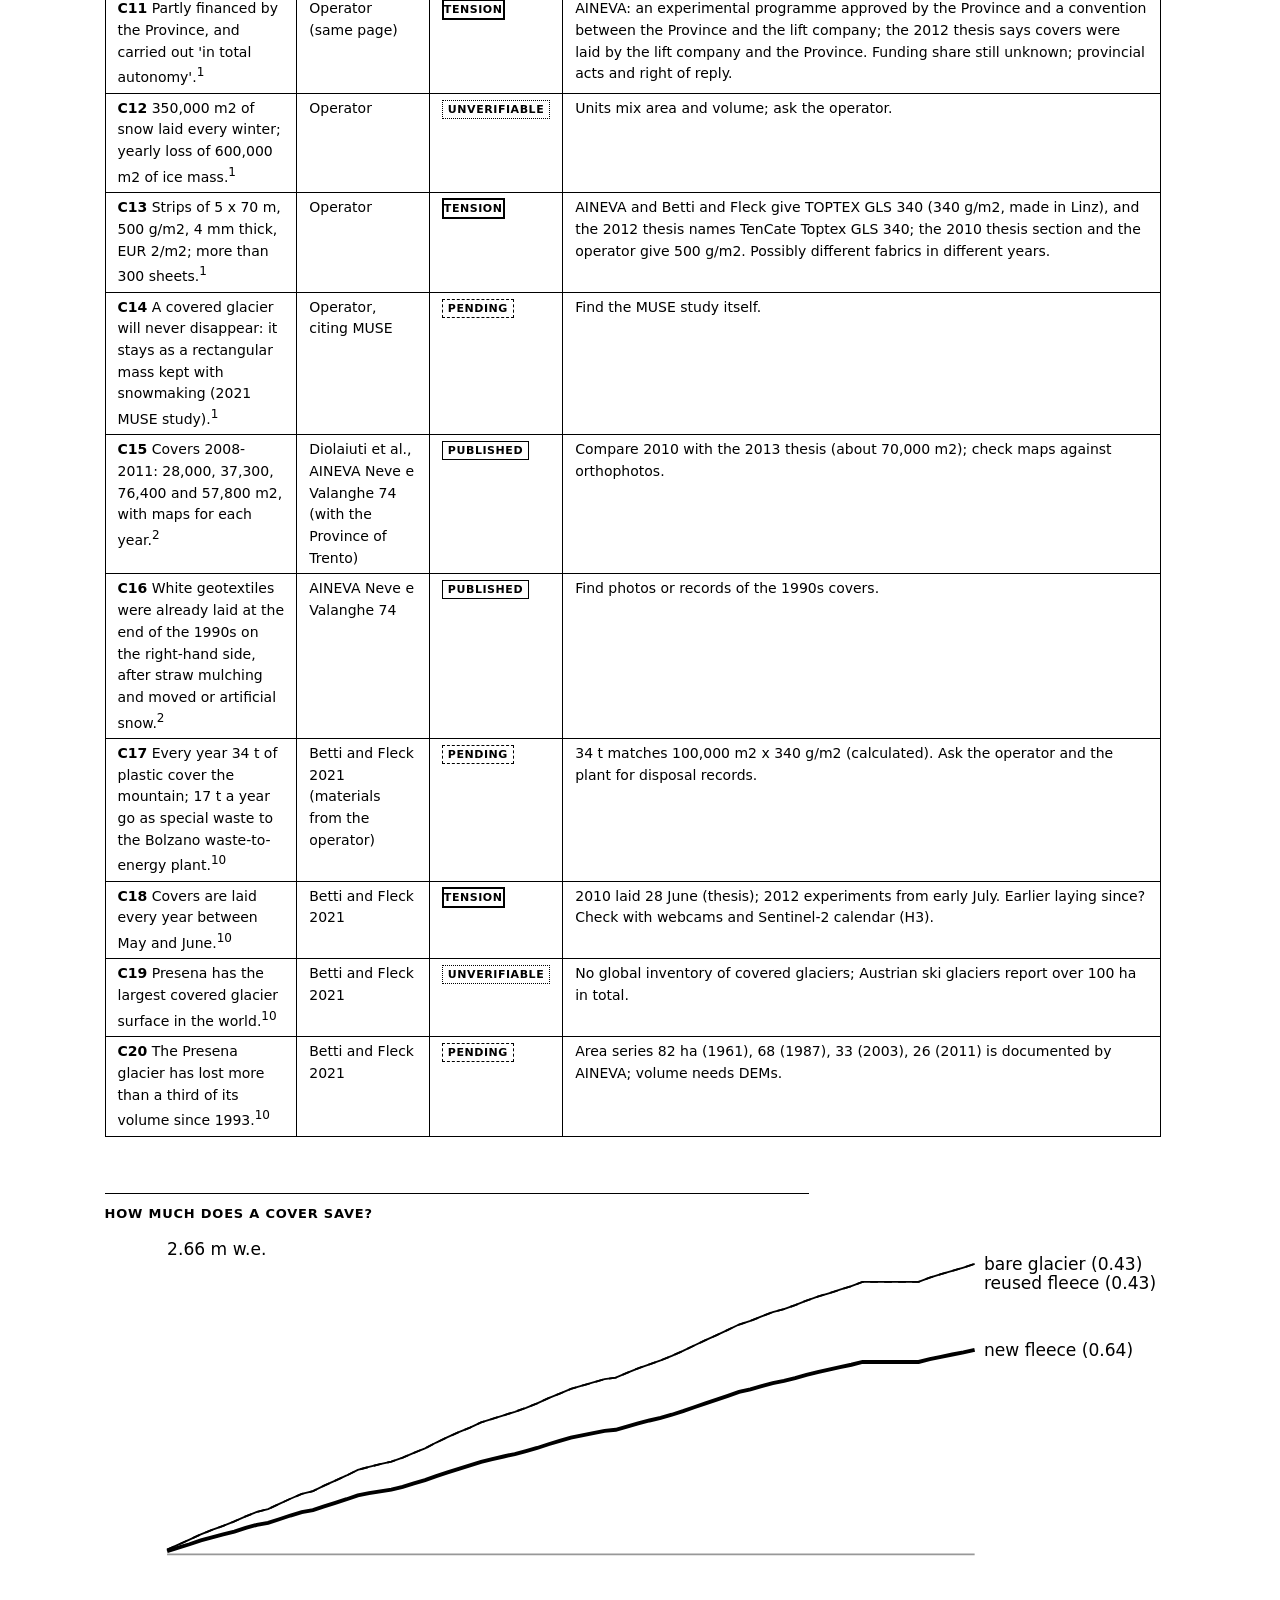
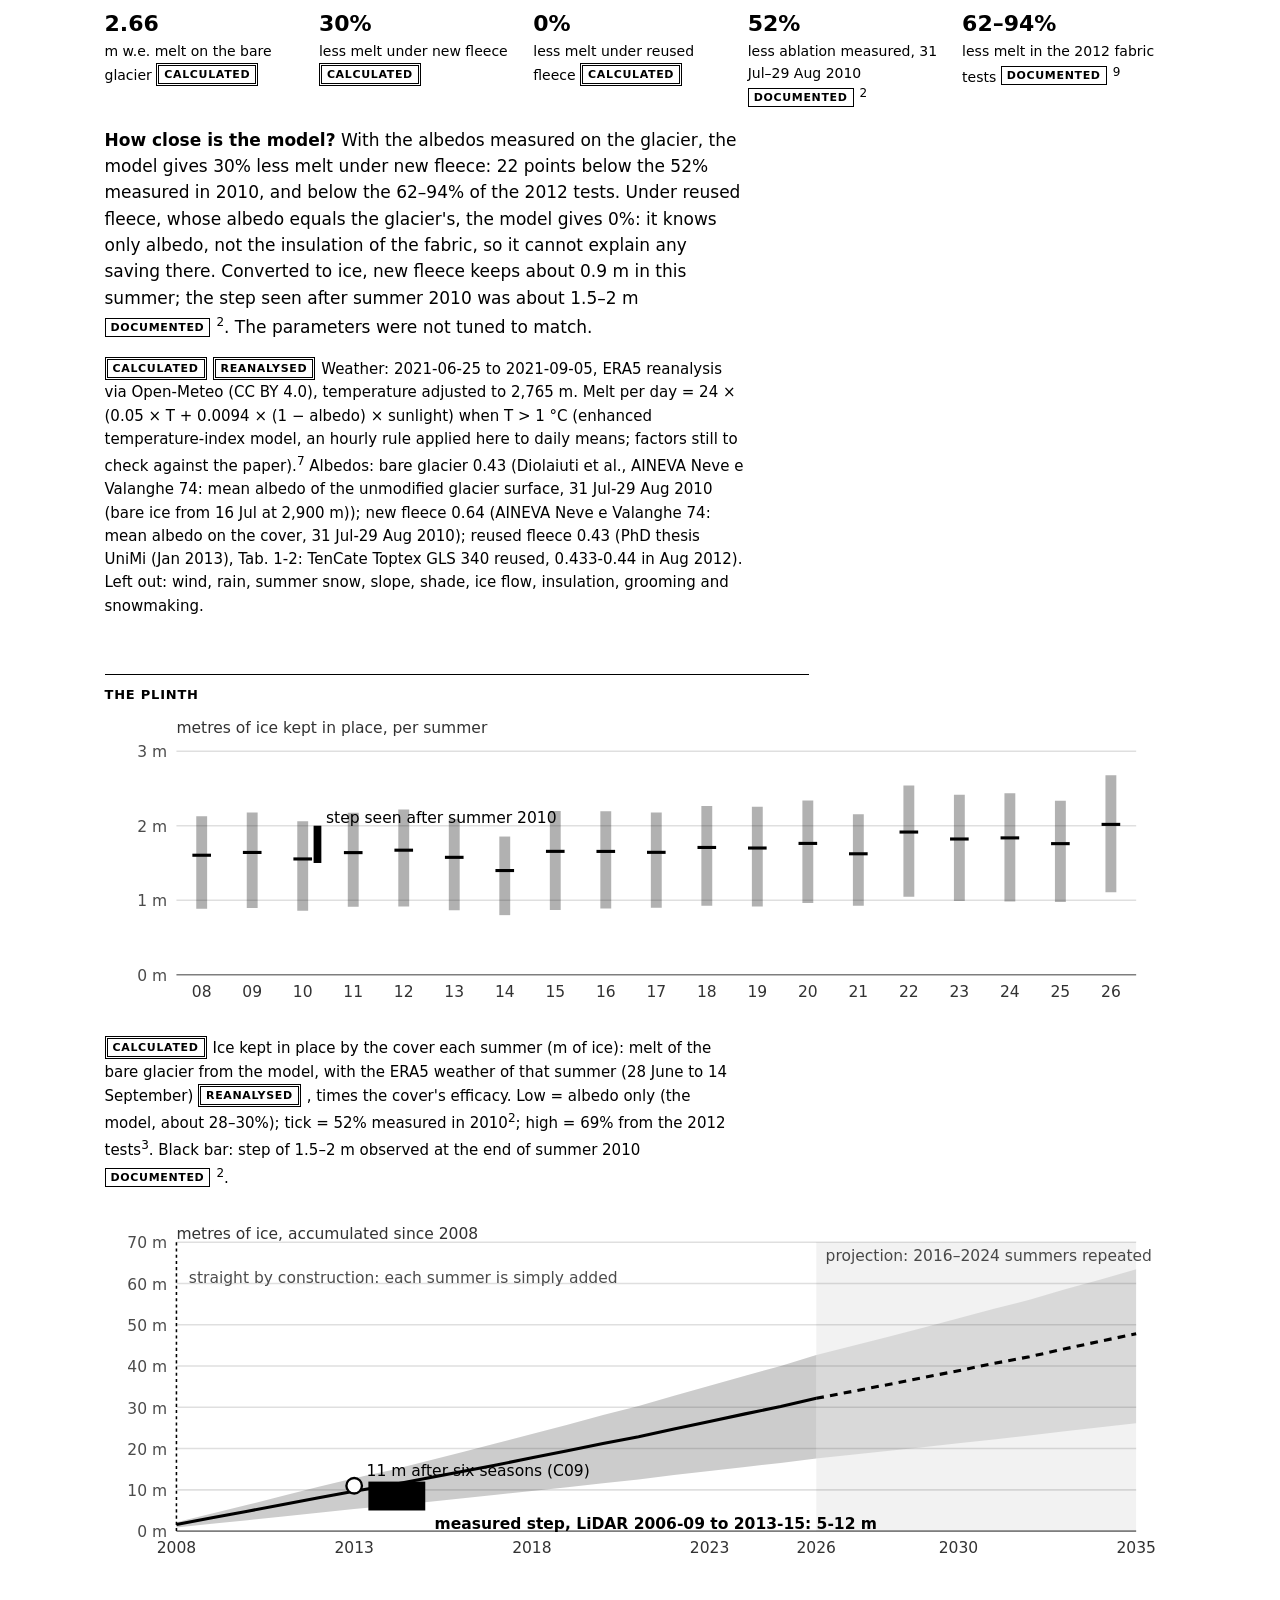
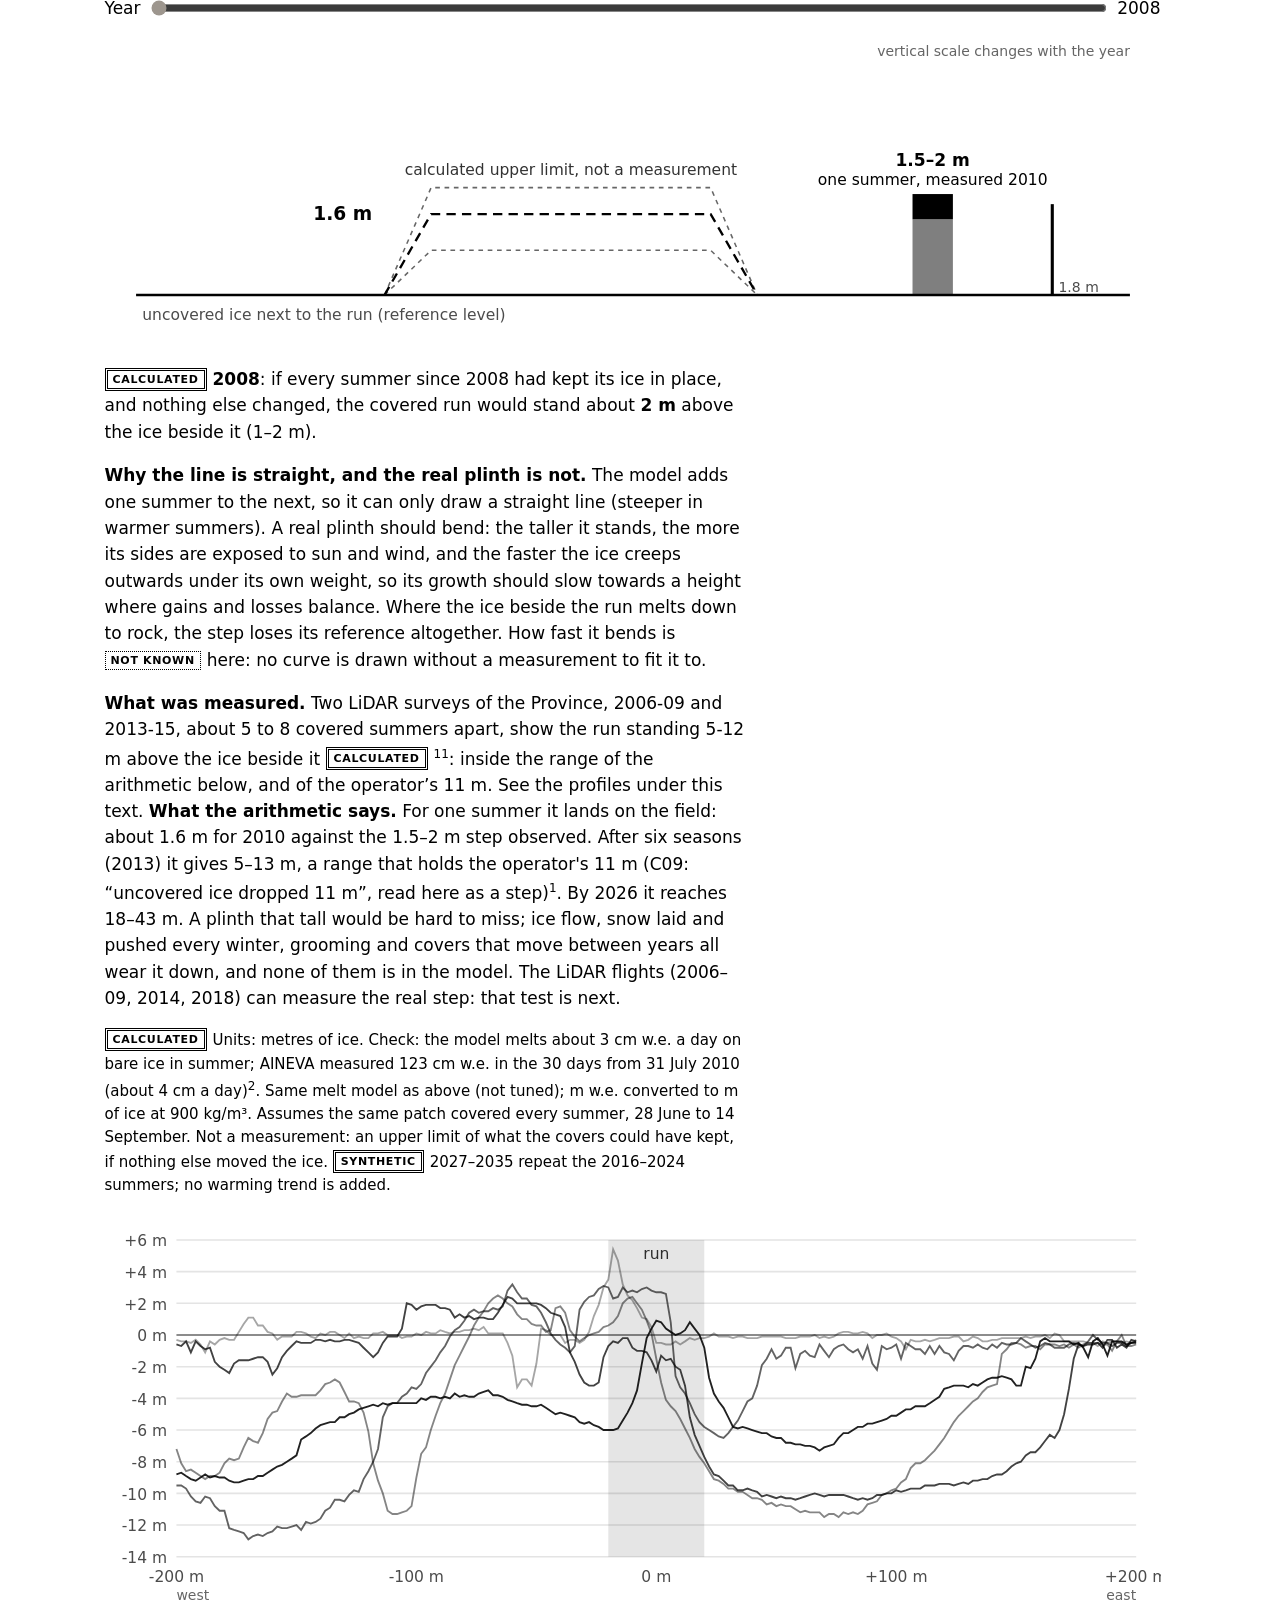
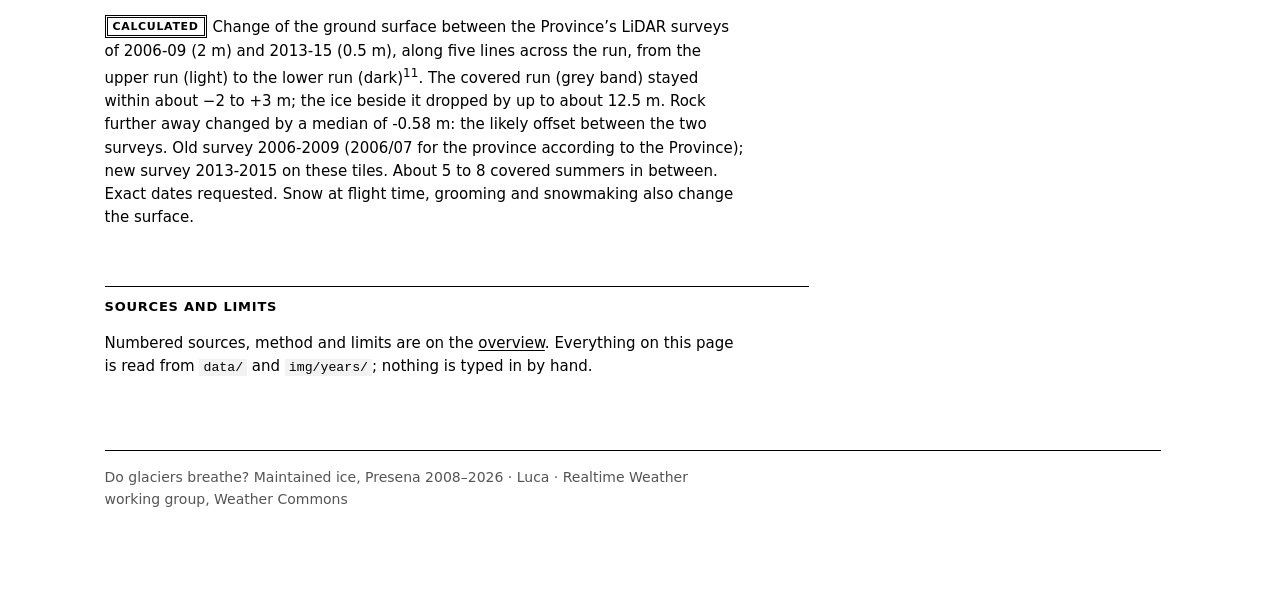
<file: sketches/22-maintained-ice-presena-2008-2026/explore.html>
<!doctype html>
<html lang="en">
<head>
<meta charset="utf-8">
<meta name="viewport" content="width=device-width, initial-scale=1">
<title>22 · Do glaciers breathe? · Evidence stack · Realtime Weather</title>
<meta name="description" content="Evidence stack: one plate per summer on the Presena glacier, 2008–2026, with what is documented, claimed, reported, observed, calculated and not known.">
<link rel="stylesheet" href="style.css">
<link rel="stylesheet" href="views.css?v=2026-11-23c">
</head>
<body>
<main>
<header class="site-header">
  <div class="brand"><a class="wordmark" href="../">Realtime Weather</a><span class="tagline">Part of <a href="https://tba21.org/uni_weathercommons">Weather Commons</a>, TBA21–Academy UNI</span></div>
  <nav aria-label="Site">
    <a href="../">Sketches</a>
    <a href="../guide/">Guide</a>
    <a href="../catalog/">Catalog</a>
    <a href="https://github.com/RealtimeUrbanismLab/weather-commons/blob/main/CONTRIBUTING.md">Contribute</a>
    <a href="https://community.ocean-archive.org/spaces/25478985">Community</a>
  </nav>
</header>

<h1>Do glaciers breathe?</h1>
<p class="lede">The evidence stack: one plate per summer on the Presena glacier, 2008 at the bottom, 2026 on top. Each plate holds what is known about the covers that year, and how.</p>
<p class="muted small">22 · Luca · prototype v0.3, 2026-11-23 · <a href="index.html">← overview</a></p>

<h2 id="stack">The evidence stack</h2>
<div class="legend small" aria-label="Legend">
  <span><svg width="30" height="12"><rect x="1" y="1" width="28" height="10" fill="currentColor" fill-opacity=".75"/></svg>minimum (core): at least 75% fleece</span>
  <span><svg width="30" height="12"><rect x="1" y="1" width="28" height="10" fill="none" stroke="currentColor" stroke-dasharray="3 2"/></svg>maximum (outer): at least 15% fleece</span>
  <span><svg width="30" height="12" opacity=".35"><rect x="1" y="1" width="28" height="10" fill="currentColor" fill-opacity=".75"/></svg>light grey: snow, shadow or cloud (visual check not passed)</span>
  <span><svg width="30" height="12"><rect x="1" y="1" width="28" height="10" fill="none" stroke="currentColor" stroke-dasharray="1.5 3"/></svg>dotted: not known</span>
  <span><svg width="30" height="12"><line x1="2" x2="2" y1="2" y2="11" stroke="currentColor"/><line x1="9" x2="9" y1="2" y2="11" stroke="currentColor"/><line x1="13" x2="13" y1="2" y2="11" stroke="currentColor"/></svg>ticks: clear Sentinel-2 views, 1 Jun–17 Oct</span>
</div>
<div class="legend small" aria-label="Area scale legend">
  <span><svg width="12" height="12"><rect x="2" y="2" width="8" height="8" fill="currentColor"/></svg><span class="tag">Documented</span></span>
  <span><svg width="12" height="12"><circle cx="6" cy="6" r="4" fill="none" stroke="currentColor" stroke-width="1.4"/></svg><span class="tag soft">Claimed (operator)</span></span>
  <span><svg width="12" height="12"><path d="M2 10 l4 -7 l4 7 z" fill="none" stroke="currentColor"/></svg><span class="tag soft">Reported</span></span>
  <span><svg width="24" height="12"><line x1="2" x2="22" y1="6" y2="6" stroke="currentColor" stroke-width="6" opacity=".35"/><line x1="12" x2="12" y1="1" y2="11" stroke="currentColor" stroke-width="2"/></svg><span class="tag calc">Calculated</span> lowest–highest, best</span>
</div>
<div class="explorer">
  <figure id="v-stack"></figure>
  <aside class="inspector" id="v-panel" aria-live="polite"><h3>Start here</h3><p>Click a plate.</p></aside>
</div>
<p class="small"><span class="tag calc">Calculated</span>Outlines from Sentinel-2, one late-summer scene per year (v3.6, preliminary, not validated against independent images). 2008–2011 have areas but no outlines: the area is shown on the scale beside the plate, never as an invented shape.<sup><a href="index.html#s2">2</a>,<a href="index.html#s8">8</a></sup></p>

<h2 id="breaths">Eleven breaths</h2>
<div id="v-breaths" class="full"></div>

<h2 id="actors">Who maintains the glacier</h2>
<figure class="chart full" id="v-actors"></figure>

<h2 id="claims">Claims ledger</h2>
<p>Statements by others, and how far they hold: <b id="v-counts">…</b>.</p>
<div id="v-ledger" class="full"></div>

<h2 id="model">How much does a cover save?</h2>
<div id="v-model" class="full"></div>

<h2 id="plinth">The plinth</h2>
<div id="v-plinth" class="full"></div>
<div id="v-lidar" class="full"></div>

<h2 id="sources">Sources and limits</h2>
<p class="small">Numbered sources, method and limits are on the <a href="index.html#sources">overview</a>. Everything on this page is read from <code>data/</code> and <code>img/years/</code>; nothing is typed in by hand.</p>

<footer class="site-footer">
  <p>Do glaciers breathe? Maintained ice, Presena 2008–2026 · Luca · Realtime Weather working group, Weather Commons</p>
</footer>
</main>
<script>window.V22_SRC = "index.html";</script>
<script src="views.js?v=2026-11-23c"></script>
<script>
V22.load().then(function (D) {
  V22.stack(document.getElementById("v-stack"), document.getElementById("v-panel"), D);
  V22.breaths(document.getElementById("v-breaths"), D);
  V22.actors(document.getElementById("v-actors"), D);
  document.getElementById("v-counts").textContent = V22.counts(D);
  V22.ledger(document.getElementById("v-ledger"), D);
  V22.model(document.getElementById("v-model"), D);
  V22.plinth(document.getElementById("v-plinth"), D);
  if (V22.lidar) V22.lidar(document.getElementById("v-lidar"), D);
}).catch(function (e) { document.querySelector("main").insertAdjacentHTML("beforeend", "<p><b>Data could not be loaded:</b> " + e.message + ". Open the page through a web server.</p>"); });
</script>
</body>
</html>
</file>
<file: sketches/22-maintained-ice-presena-2008-2026/style.css>
/* Realtime Weather: one look for the site's pages (front page, guide, catalog) and new sketches.
   Black and white, system fonts, light and dark. new-sketch.mjs copies this file into each new
   sketch, so a sketch keeps working on its own. */

:root {
  --fg: #000; --bg: #fff; --muted: #555; --line: #000; --soft: #f2f2f2;
  --font: system-ui, -apple-system, "Segoe UI", Roboto, "Helvetica Neue", Arial, sans-serif;
  --mono: ui-monospace, SFMono-Regular, Menlo, Consolas, "Liberation Mono", monospace;
  --text: 44rem;
  --wide: 68rem;
}
@media (prefers-color-scheme: dark) {
  :root { --fg: #fff; --bg: #000; --muted: #aaa; --line: #fff; --soft: #161616; }
}
* { box-sizing: border-box; }
html { -webkit-text-size-adjust: 100%; scrollbar-gutter: stable; } /* short and long pages line up */
body { margin: 0; background: var(--bg); color: var(--fg); font: 17px/1.55 var(--font); }
/* Every page has the same frame, so the header and footer never move. Content keeps a
   reading width inside it, left-aligned; the header, footer and front-page cards span the frame. */
main { max-width: var(--wide); margin: 0 auto; padding: 0 16px 80px; }
main > * { max-width: var(--text); }
main > .site-header, main > .site-footer, main > .cards, main > .full { max-width: none; }
a { color: inherit; text-underline-offset: 2px; overflow-wrap: anywhere; }
a:hover { text-decoration-thickness: 2px; }

/* Header and footer, the same on every page */
.site-header {
  display: flex; flex-wrap: wrap; justify-content: space-between; align-items: baseline; gap: 8px 24px;
  border-bottom: 1px solid var(--line); padding: 20px 0 12px; margin-bottom: 40px;
}
.brand { display: flex; flex-direction: column; gap: 2px; }
.wordmark { font-weight: 700; text-transform: uppercase; letter-spacing: .02em; text-decoration: none; }
.tagline { font-size: 13px; color: var(--muted); }
.site-header nav { display: flex; flex-wrap: wrap; gap: 4px 20px; }
.site-header nav a, .label, h2 {
  font-size: 13px; font-weight: 600; text-transform: uppercase; letter-spacing: .06em;
}
.site-header nav a { text-decoration: none; }
.site-header nav a:hover, .site-header nav a[aria-current="page"] { text-decoration: underline; }
.site-footer { margin-top: 72px; border-top: 1px solid var(--line); padding-top: 12px; font-size: 14px; color: var(--muted); }
.site-footer p { margin: 4px 0; }

/* Type */
h1 { font-size: 34px; line-height: 1.15; font-weight: 700; letter-spacing: -.015em; margin: 0 0 12px; }
h2 { margin: 56px 0 12px; padding-top: 10px; border-top: 1px solid var(--line); }
h3 { font-size: 17px; margin: 28px 0 4px; }
p, li { max-width: 40rem; }
.lede { font-size: 20px; line-height: 1.45; }
.muted { color: var(--muted); }
.small { font-size: 15px; }
.question, .part { font-weight: 600; }
.gloss { color: var(--muted); font-size: 15px; }
.note { border: 1px solid var(--line); padding: 12px 16px; margin: 20px 0; }
.note p { margin: 4px 0; }
.toc { display: flex; flex-wrap: wrap; gap: 4px 16px; font-size: 15px; margin: 16px 0 0; padding: 0; list-style: none; }
code { font-family: var(--mono); font-size: .88em; background: var(--soft); padding: 1px 4px; overflow-wrap: anywhere; }
table { border-collapse: collapse; margin: 12px 0; font-size: 15px; }
th, td { border: 1px solid var(--line); padding: 4px 12px; text-align: left; }
dl dt { font-weight: 600; margin-top: 16px; }
dl dd { margin: 2px 0 0; }

/* A big link, such as the catalog's main source */
.primary { display: block; border: 1px solid var(--line); padding: 16px; margin: 16px 0; text-decoration: none; }
.primary:hover { background: var(--fg); color: var(--bg); }
.primary strong { display: block; font-size: 19px; }

/* Front page: sketch cards */
.cards { list-style: none; padding: 0; margin: 40px 0 0; display: grid; grid-template-columns: repeat(auto-fill, minmax(17rem, 1fr)); gap: 32px 24px; }
.cards li { max-width: none; }
.card { display: flex; flex-direction: column; gap: 4px; text-decoration: none; border-top: 1px solid var(--line); padding-top: 12px; }
.card img { width: 100%; aspect-ratio: 3 / 2; object-fit: cover; filter: grayscale(1); margin-bottom: 8px; }
.card:hover .title { text-decoration: underline; }
.card .nn { font-size: 13px; color: var(--muted); font-variant-numeric: tabular-nums; }
.card .title { font-size: 20px; font-weight: 700; line-height: 1.25; }
.card .summary { font-size: 15px; }
.cards .meta { margin: 8px 0 0; font-size: 13px; color: var(--muted); }

/* Guide: numbered steps, copyable code, tabs, form fields */
ol.steps { list-style: none; padding: 0; margin: 16px 0 0; counter-reset: step; }
ol.steps > li { counter-increment: step; position: relative; padding: 0 0 20px 44px; }
ol.steps > li::before {
  content: counter(step); position: absolute; left: 0; top: 0;
  width: 28px; height: 28px; border: 1.5px solid var(--line); border-radius: 50%;
  display: grid; place-items: center; font-size: 14px; font-weight: 600;
}
.ok { font-size: 15px; }
.ok::before { content: "You should see: "; font-weight: 600; }
.code { position: relative; margin: 8px 0; }
.code pre {
  margin: 0; padding: 12px 72px 12px 14px; background: var(--soft); border: 1px solid var(--line);
  font: 14px/1.5 var(--mono); white-space: pre-wrap; overflow-wrap: anywhere;
}
.code button, .tabs button {
  font: 14px var(--font); padding: 4px 12px; cursor: pointer; background: var(--bg); color: var(--fg); border: 1px solid var(--line);
}
.code button { position: absolute; top: 6px; right: 6px; }
.fields { display: grid; grid-template-columns: repeat(auto-fit, minmax(150px, 1fr)); gap: 10px; margin: 12px 0; }
.fields label { font-size: 13px; color: var(--muted); display: block; }
.fields input { width: 100%; font: 15px var(--font); padding: 6px 8px; margin-top: 2px; background: var(--bg); color: var(--fg); border: 1px solid var(--line); border-radius: 0; }
.tabs { display: flex; margin: 16px 0 0; }
.tabs button { padding: 6px 16px; }
.tabs button + button { border-left: 0; }
.tabs button[aria-selected="true"] { background: var(--fg); color: var(--bg); }
.tabpanel { border: 1px solid var(--line); border-top: 0; padding: 4px 16px 8px; }
.tabpanel[hidden] { display: none; }
dl.trouble .ask { display: block; margin-top: 6px; font-size: 15px; }

/* Sketch pages */
canvas { display: block; width: 100%; border: 1px solid var(--line); }
.label { margin: 8px 0 0; }

#handout { display: none; }

@media (max-width: 480px) {
  body { font-size: 16px; }
  h1 { font-size: 28px; }
  .lede { font-size: 18px; }
  .code pre { padding: 40px 12px 12px; }
  ol.steps > li { padding-left: 38px; }
}

/* Print. The guide prints as a one-page checklist (#handout); other pages print as they are. */
@media print {
  :root { --fg: #000; --bg: #fff; --muted: #333; --line: #000; --soft: #fff; }
  .site-header nav, .code button { display: none; }
  body:has(#handout) main > *:not(#handout) { display: none !important; }
  @page { size: A4; margin: 12mm 14mm; }
  body:has(#handout) { font-size: 10pt; line-height: 1.35; }
  #handout { display: block; }
  #handout h1 { font-size: 17pt; margin: 0 0 2pt; }
  #handout h2 { font-size: 11pt; margin: 9pt 0 3pt; padding-top: 4pt; border-top: 1pt solid #000; }
  #handout p { margin: 2pt 0; max-width: none; }
  #handout ul { list-style: none; padding: 0; margin: 0; }
  #handout li { padding-left: 16pt; position: relative; margin: 2.5pt 0; max-width: none; }
  #handout li::before { content: ""; position: absolute; left: 0; top: 1.5pt; width: 8pt; height: 8pt; border: 1pt solid #000; }
  #handout code { background: none; padding: 0; font-size: 9pt; }
  #handout .cols { display: grid; grid-template-columns: 1fr 1fr; gap: 0 14pt; }
  #handout .blank { display: inline-block; min-width: 110pt; border-bottom: .75pt solid #000; }
}
</file>
<file: sketches/22-maintained-ice-presena-2008-2026/views.css>
/* Sketch 22 · styles for the shared views (index.html and explore.html). Black and white, after style.css. */
.tag{display:inline-block;font-size:11px;font-weight:600;text-transform:uppercase;letter-spacing:.06em;border:1px solid var(--line);padding:0 5px;margin-right:6px;vertical-align:2px;white-space:nowrap}
.tag.soft{border-style:dashed}.tag.dot{border-style:dotted}.tag.calc{border-style:double;border-width:3px}
sup a{text-decoration:none;font-size:12px}
.full{max-width:none}
figure{margin:12px 0}
.chart>svg,.full>svg{width:100%;height:auto;display:block}
.breaths{display:grid;grid-template-columns:repeat(auto-fill,minmax(190px,1fr));gap:10px 18px;margin:14px 0 6px}
.breath{margin:0}.breath svg{width:100%;height:auto;display:block}
.breath figcaption{font-size:13px;font-variant-numeric:tabular-nums}
.breath.notok svg{opacity:.35}
.verdict{font-style:italic;border:1px solid var(--line);padding:0 4px;font-size:11px}
.legend{display:flex;flex-wrap:wrap;gap:6px 18px;align-items:center;margin:8px 0;max-width:none}
.legend span{display:inline-flex;align-items:center;gap:4px}
.readout{display:grid;grid-template-columns:repeat(auto-fit,minmax(150px,1fr));gap:10px 16px;margin:14px 0;font-size:14px;max-width:none}
.readout strong{display:block;font-size:22px;font-variant-numeric:tabular-nums}
.controls{display:flex;flex-wrap:wrap;gap:6px 8px;margin:10px 0}
.controls button{font:13px var(--font);padding:3px 10px;cursor:pointer;background:var(--bg);color:var(--fg);border:1px solid var(--line)}
.controls button[aria-pressed=true]{background:var(--fg);color:var(--bg)}
table.ledger{font-size:14px;max-width:none}.ledger td,.ledger th{vertical-align:top}
.chip{display:inline-block;font-size:11px;font-weight:600;text-transform:uppercase;letter-spacing:.05em;border:1px solid var(--line);padding:0 5px}
.chip.pending{border-style:dashed}.chip.unverifiable{border-style:dotted}.chip.tension{border-width:2px}.chip.supported{background:var(--fg);color:var(--bg)}
.actors-list{list-style:none;padding:0}.actors-list li{border-top:1px solid var(--line);padding:4px 0;max-width:none}
.explorer{display:grid;grid-template-columns:minmax(0,1fr) 340px;gap:20px;align-items:start;max-width:none}
.explorer>figure{margin:0}.explorer>figure>svg{width:100%;height:auto;display:block}
.inspector{position:sticky;top:12px;border:1px solid var(--line);padding:4px 14px 10px;font-size:15px;max-height:calc(100vh - 24px);overflow:auto}
.inspector h3{margin-top:10px}
.witness{display:grid;grid-template-columns:repeat(3,1fr);gap:6px}.witness figure{margin:0}
.witness img{width:100%;height:auto;image-rendering:pixelated;display:block}.witness figcaption{font-size:11px}
.plate{cursor:pointer;outline:none}.plate:hover .slab,.plate:focus .slab{stroke-width:2}
.plate.sel .slab{stroke-width:2.5}
@media (max-width:820px){.explorer{grid-template-columns:1fr}.inspector{position:static;max-height:none}}
.intro{display:grid;grid-template-columns:minmax(0,5fr) minmax(0,6fr);gap:12px 28px;align-items:start;max-width:none}
.intro figure{margin:4px 0 0}.intro img{width:100%;height:auto;display:block}.intro p{margin-top:0}
@media (max-width:820px){.intro{grid-template-columns:1fr}}
.tension{list-style:none;padding:0;max-width:none}.tension li{border-left:3px solid var(--fg);padding:4px 0 6px 12px;margin:8px 0;max-width:46rem}
</file>
<file: sketches/22-otherweather/style.css>
/* Realtime Weather: one look for the site's pages (front page, guide, catalog) and new sketches.
   Black and white, system fonts, light and dark. new-sketch.mjs copies this file into each new
   sketch, so a sketch keeps working on its own. */

:root {
  --fg: #000; --bg: #fff; --muted: #555; --line: #000; --soft: #f2f2f2;
  --font: system-ui, -apple-system, "Segoe UI", Roboto, "Helvetica Neue", Arial, sans-serif;
  --mono: ui-monospace, SFMono-Regular, Menlo, Consolas, "Liberation Mono", monospace;
  --text: 44rem;
  --wide: 68rem;
}
@media (prefers-color-scheme: dark) {
  :root { --fg: #fff; --bg: #000; --muted: #aaa; --line: #fff; --soft: #161616; }
}
* { box-sizing: border-box; }
html { -webkit-text-size-adjust: 100%; scrollbar-gutter: stable; } /* short and long pages line up */
body { margin: 0; background: var(--bg); color: var(--fg); font: 17px/1.55 var(--font); }
/* Every page has the same frame, so the header and footer never move. Content keeps a
   reading width inside it, left-aligned; the header, footer and front-page cards span the frame. */
main { max-width: var(--wide); margin: 0 auto; padding: 0 16px 80px; }
main > * { max-width: var(--text); }
main > .site-header, main > .site-footer, main > .cards, main > .full { max-width: none; }
a { color: inherit; text-underline-offset: 2px; overflow-wrap: anywhere; }
a:hover { text-decoration-thickness: 2px; }

/* Header and footer, the same on every page */
.site-header {
  display: flex; flex-wrap: wrap; justify-content: space-between; align-items: baseline; gap: 8px 24px;
  border-bottom: 1px solid var(--line); padding: 20px 0 12px; margin-bottom: 40px;
}
.brand { display: flex; flex-direction: column; gap: 2px; }
.wordmark { font-weight: 700; text-transform: uppercase; letter-spacing: .02em; text-decoration: none; }
.tagline { font-size: 13px; color: var(--muted); }
.site-header nav { display: flex; flex-wrap: wrap; gap: 4px 20px; }
.site-header nav a, .label, h2 {
  font-size: 13px; font-weight: 600; text-transform: uppercase; letter-spacing: .06em;
}
.site-header nav a { text-decoration: none; }
.site-header nav a:hover, .site-header nav a[aria-current="page"] { text-decoration: underline; }
.site-footer { margin-top: 72px; border-top: 1px solid var(--line); padding-top: 12px; font-size: 14px; color: var(--muted); }
.site-footer p { margin: 4px 0; }

/* Type */
h1 { font-size: 34px; line-height: 1.15; font-weight: 700; letter-spacing: -.015em; margin: 0 0 12px; }
h2 { margin: 56px 0 12px; padding-top: 10px; border-top: 1px solid var(--line); }
h3 { font-size: 17px; margin: 28px 0 4px; }
p, li { max-width: 40rem; }
.lede { font-size: 20px; line-height: 1.45; }
.muted { color: var(--muted); }
.small { font-size: 15px; }
.question, .part { font-weight: 600; }
.gloss { color: var(--muted); font-size: 15px; }
.note { border: 1px solid var(--line); padding: 12px 16px; margin: 20px 0; }
.note p { margin: 4px 0; }
.toc { display: flex; flex-wrap: wrap; gap: 4px 16px; font-size: 15px; margin: 16px 0 0; padding: 0; list-style: none; }
code { font-family: var(--mono); font-size: .88em; background: var(--soft); padding: 1px 4px; overflow-wrap: anywhere; }
table { border-collapse: collapse; margin: 12px 0; font-size: 15px; }
th, td { border: 1px solid var(--line); padding: 4px 12px; text-align: left; }
dl dt { font-weight: 600; margin-top: 16px; }
dl dd { margin: 2px 0 0; }

/* A big link, such as the catalog's main source */
.primary { display: block; border: 1px solid var(--line); padding: 16px; margin: 16px 0; text-decoration: none; }
.primary:hover { background: var(--fg); color: var(--bg); }
.primary strong { display: block; font-size: 19px; }

/* Front page: sketch cards */
.cards { list-style: none; padding: 0; margin: 40px 0 0; display: grid; grid-template-columns: repeat(auto-fill, minmax(17rem, 1fr)); gap: 32px 24px; }
.cards li { max-width: none; }
.card { display: flex; flex-direction: column; gap: 4px; text-decoration: none; border-top: 1px solid var(--line); padding-top: 12px; }
.card img { width: 100%; aspect-ratio: 3 / 2; object-fit: cover; filter: grayscale(1); margin-bottom: 8px; }
.card:hover .title { text-decoration: underline; }
.card .nn { font-size: 13px; color: var(--muted); font-variant-numeric: tabular-nums; }
.card .title { font-size: 20px; font-weight: 700; line-height: 1.25; }
.card .summary { font-size: 15px; }
.cards .meta { margin: 8px 0 0; font-size: 13px; color: var(--muted); }

/* Guide: numbered steps, copyable code, tabs, form fields */
ol.steps { list-style: none; padding: 0; margin: 16px 0 0; counter-reset: step; }
ol.steps > li { counter-increment: step; position: relative; padding: 0 0 20px 44px; }
ol.steps > li::before {
  content: counter(step); position: absolute; left: 0; top: 0;
  width: 28px; height: 28px; border: 1.5px solid var(--line); border-radius: 50%;
  display: grid; place-items: center; font-size: 14px; font-weight: 600;
}
.ok { font-size: 15px; }
.ok::before { content: "You should see: "; font-weight: 600; }
.code { position: relative; margin: 8px 0; }
.code pre {
  margin: 0; padding: 12px 72px 12px 14px; background: var(--soft); border: 1px solid var(--line);
  font: 14px/1.5 var(--mono); white-space: pre-wrap; overflow-wrap: anywhere;
}
.code button, .tabs button {
  font: 14px var(--font); padding: 4px 12px; cursor: pointer; background: var(--bg); color: var(--fg); border: 1px solid var(--line);
}
.code button { position: absolute; top: 6px; right: 6px; }
.fields { display: grid; grid-template-columns: repeat(auto-fit, minmax(150px, 1fr)); gap: 10px; margin: 12px 0; }
.fields label { font-size: 13px; color: var(--muted); display: block; }
.fields input { width: 100%; font: 15px var(--font); padding: 6px 8px; margin-top: 2px; background: var(--bg); color: var(--fg); border: 1px solid var(--line); border-radius: 0; }
.tabs { display: flex; margin: 16px 0 0; }
.tabs button { padding: 6px 16px; }
.tabs button + button { border-left: 0; }
.tabs button[aria-selected="true"] { background: var(--fg); color: var(--bg); }
.tabpanel { border: 1px solid var(--line); border-top: 0; padding: 4px 16px 8px; }
.tabpanel[hidden] { display: none; }
dl.trouble .ask { display: block; margin-top: 6px; font-size: 15px; }

/* Sketch pages */
canvas { display: block; width: 100%; border: 1px solid var(--line); }
.label { margin: 8px 0 0; }

#handout { display: none; }

@media (max-width: 480px) {
  body { font-size: 16px; }
  h1 { font-size: 28px; }
  .lede { font-size: 18px; }
  .code pre { padding: 40px 12px 12px; }
  ol.steps > li { padding-left: 38px; }
}

/* Print. The guide prints as a one-page checklist (#handout); other pages print as they are. */
@media print {
  :root { --fg: #000; --bg: #fff; --muted: #333; --line: #000; --soft: #fff; }
  .site-header nav, .code button { display: none; }
  body:has(#handout) main > *:not(#handout) { display: none !important; }
  @page { size: A4; margin: 12mm 14mm; }
  body:has(#handout) { font-size: 10pt; line-height: 1.35; }
  #handout { display: block; }
  #handout h1 { font-size: 17pt; margin: 0 0 2pt; }
  #handout h2 { font-size: 11pt; margin: 9pt 0 3pt; padding-top: 4pt; border-top: 1pt solid #000; }
  #handout p { margin: 2pt 0; max-width: none; }
  #handout ul { list-style: none; padding: 0; margin: 0; }
  #handout li { padding-left: 16pt; position: relative; margin: 2.5pt 0; max-width: none; }
  #handout li::before { content: ""; position: absolute; left: 0; top: 1.5pt; width: 8pt; height: 8pt; border: 1pt solid #000; }
  #handout code { background: none; padding: 0; font-size: 9pt; }
  #handout .cols { display: grid; grid-template-columns: 1fr 1fr; gap: 0 14pt; }
  #handout .blank { display: inline-block; min-width: 110pt; border-bottom: .75pt solid #000; }
}
</file>
